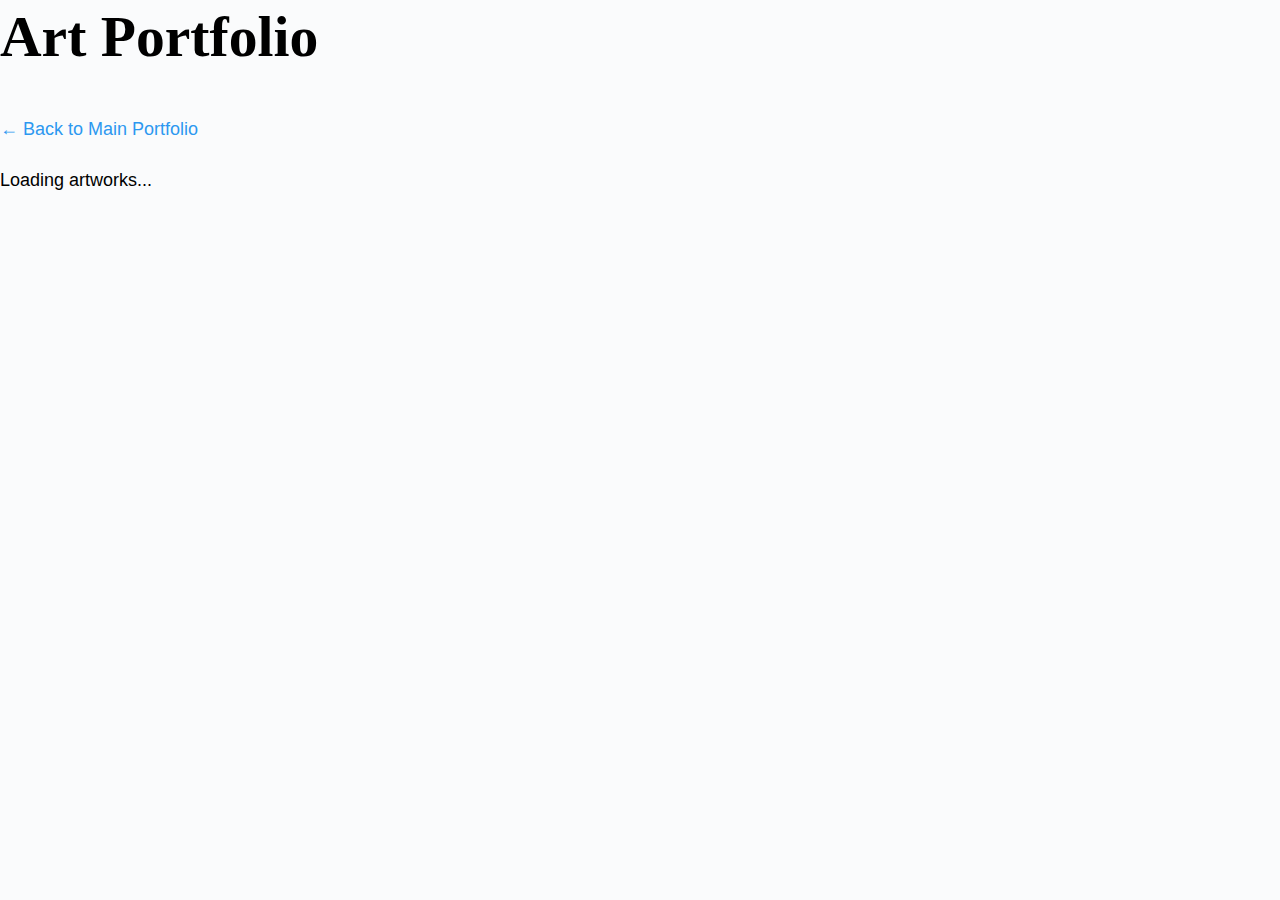
<file: art.html>
<!DOCTYPE html>
<html lang="en">
<head>
    <meta charset="UTF-8">
    <meta name="viewport" content="width=device-width, initial-scale=1.0">
    <title>Kennedy Sovine - Art Portfolio</title>
    <link rel="stylesheet" href="css/style-simplified.css">
</head>
<body>
    <div class="art-portfolio">
        <header>
            <h1>Art Portfolio</h1>
            <nav>
                <a href="index.html">← Back to Main Portfolio</a>
            </nav>
        </header>
        
        <main>
            <div class="art-gallery" id="art-gallery">
                <!-- Artworks will be loaded here by JavaScript -->
                <p>Loading artworks...</p>
            </div>
        </main>
    </div>
    
    <script type="module" src="js/art-portfolio.js"></script>
</body>
</html>
</file>
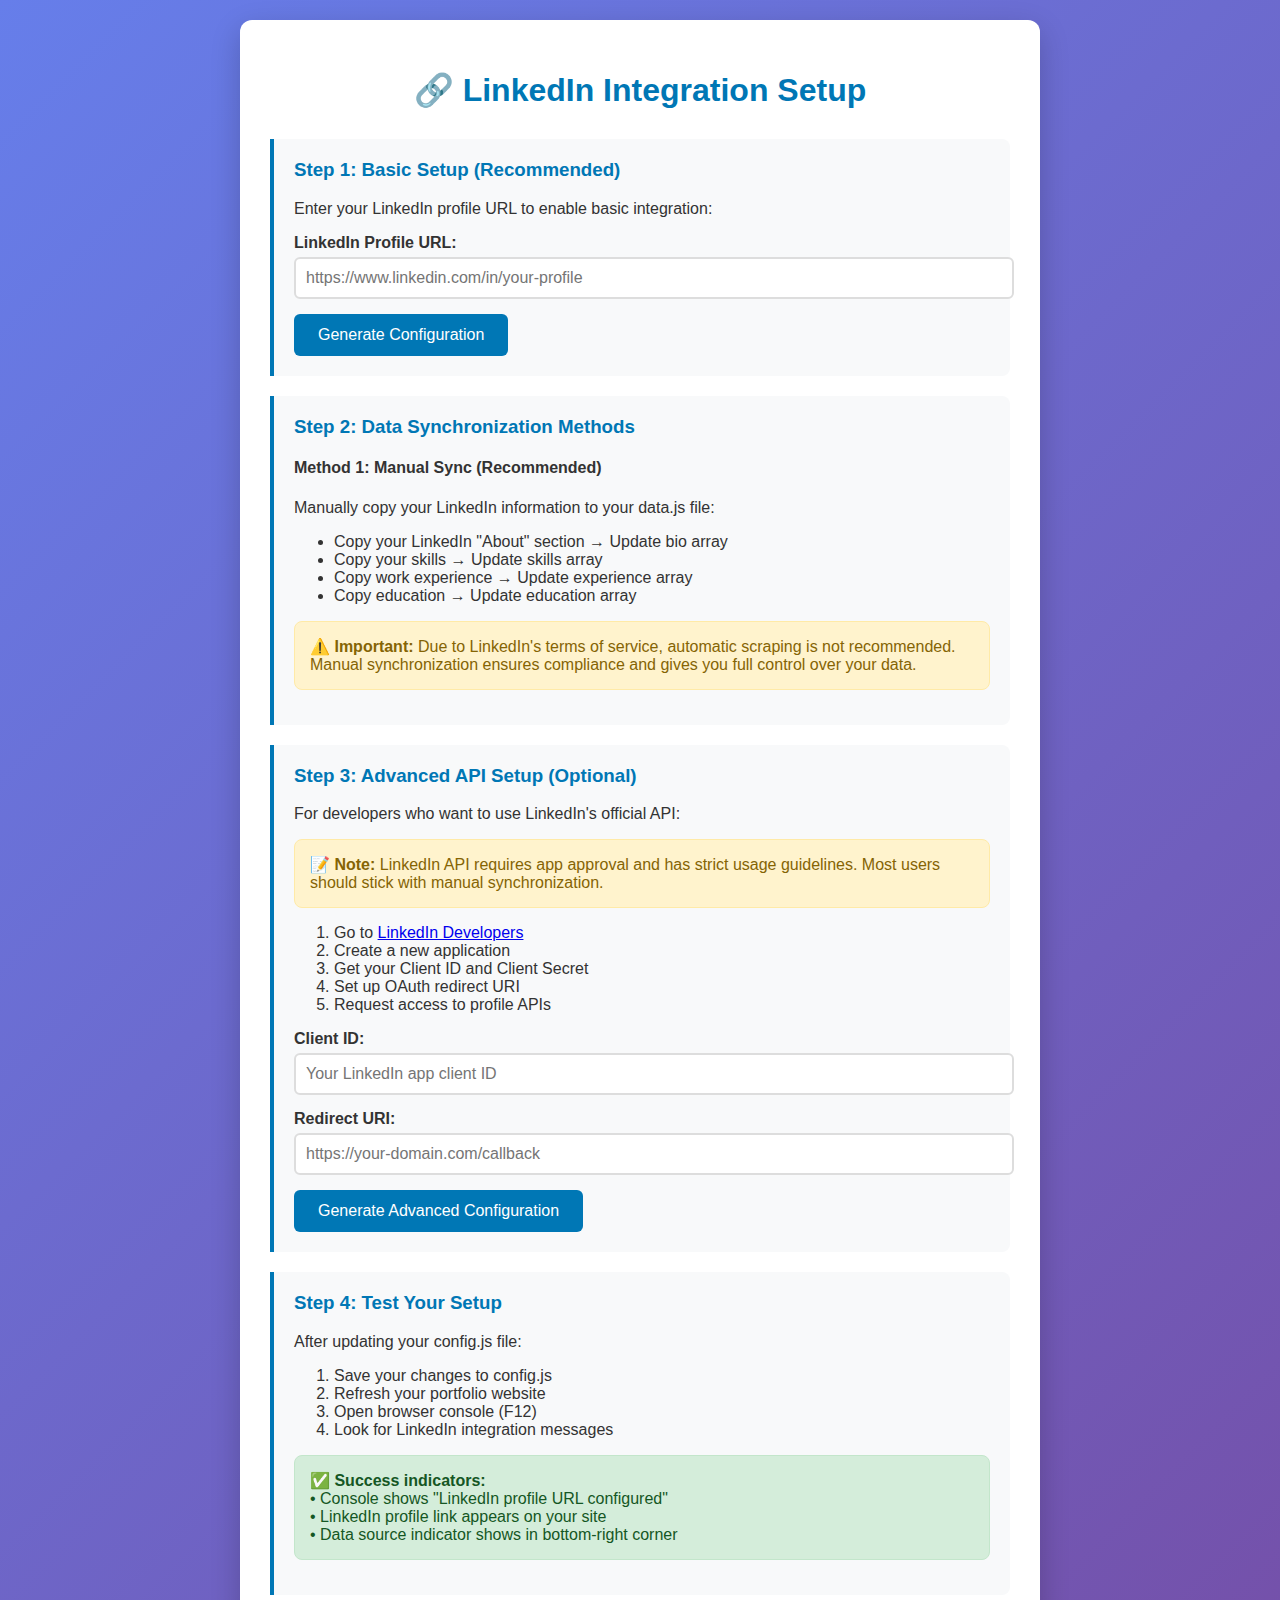
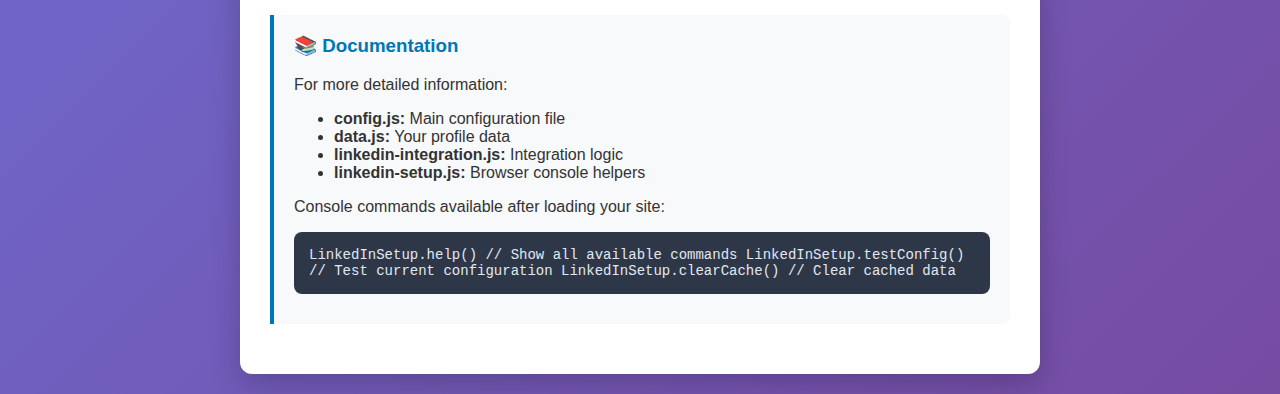
<file: linkedin-setup.html>
<!DOCTYPE html>
<html lang="en">
<head>
    <meta charset="UTF-8">
    <meta name="viewport" content="width=device-width, initial-scale=1.0">
    <title>LinkedIn Integration Setup</title>
    <style>
        body {
            font-family: 'Arial', sans-serif;
            max-width: 800px;
            margin: 0 auto;
            padding: 20px;
            background: linear-gradient(135deg, #667eea 0%, #764ba2 100%);
            min-height: 100vh;
            color: #333;
        }
        
        .container {
            background: white;
            border-radius: 12px;
            padding: 30px;
            box-shadow: 0 10px 30px rgba(0,0,0,0.2);
        }
        
        h1 {
            color: #0077b5;
            text-align: center;
            margin-bottom: 30px;
        }
        
        .setup-step {
            background: #f8f9fa;
            border-left: 4px solid #0077b5;
            padding: 20px;
            margin: 20px 0;
            border-radius: 0 8px 8px 0;
        }
        
        .setup-step h3 {
            margin-top: 0;
            color: #0077b5;
        }
        
        .code-block {
            background: #2d3748;
            color: #e2e8f0;
            padding: 15px;
            border-radius: 8px;
            font-family: 'Courier New', monospace;
            font-size: 14px;
            overflow-x: auto;
            margin: 10px 0;
        }
        
        .input-group {
            margin: 15px 0;
        }
        
        .input-group label {
            display: block;
            margin-bottom: 5px;
            font-weight: bold;
        }
        
        .input-group input {
            width: 100%;
            padding: 10px;
            border: 2px solid #ddd;
            border-radius: 6px;
            font-size: 16px;
        }
        
        .btn {
            background: #0077b5;
            color: white;
            padding: 12px 24px;
            border: none;
            border-radius: 6px;
            cursor: pointer;
            font-size: 16px;
            transition: background 0.3s;
        }
        
        .btn:hover {
            background: #005885;
        }
        
        .output {
            background: #f1f5f9;
            border: 2px solid #0077b5;
            padding: 15px;
            border-radius: 8px;
            margin: 15px 0;
            font-family: 'Courier New', monospace;
            white-space: pre-wrap;
        }
        
        .warning {
            background: #fff3cd;
            border: 1px solid #ffeaa7;
            color: #856404;
            padding: 15px;
            border-radius: 8px;
            margin: 15px 0;
        }
        
        .success {
            background: #d4edda;
            border: 1px solid #c3e6cb;
            color: #155724;
            padding: 15px;
            border-radius: 8px;
            margin: 15px 0;
        }
    </style>
</head>
<body>
    <div class="container">
        <h1>🔗 LinkedIn Integration Setup</h1>
        
        <div class="setup-step">
            <h3>Step 1: Basic Setup (Recommended)</h3>
            <p>Enter your LinkedIn profile URL to enable basic integration:</p>
            
            <div class="input-group">
                <label for="profileUrl">LinkedIn Profile URL:</label>
                <input type="url" id="profileUrl" placeholder="https://www.linkedin.com/in/your-profile">
            </div>
            
            <button class="btn" onclick="generateBasicConfig()">Generate Configuration</button>
            
            <div id="basicOutput" style="display: none;">
                <h4>Add this to your config.js file:</h4>
                <div class="output" id="basicConfigOutput"></div>
            </div>
        </div>
        
        <div class="setup-step">
            <h3>Step 2: Data Synchronization Methods</h3>
            
            <h4>Method 1: Manual Sync (Recommended)</h4>
            <p>Manually copy your LinkedIn information to your data.js file:</p>
            <ul>
                <li>Copy your LinkedIn "About" section → Update bio array</li>
                <li>Copy your skills → Update skills array</li>
                <li>Copy work experience → Update experience array</li>
                <li>Copy education → Update education array</li>
            </ul>
            
            <div class="warning">
                <strong>⚠️ Important:</strong> Due to LinkedIn's terms of service, automatic scraping is not recommended. 
                Manual synchronization ensures compliance and gives you full control over your data.
            </div>
        </div>
        
        <div class="setup-step">
            <h3>Step 3: Advanced API Setup (Optional)</h3>
            <p>For developers who want to use LinkedIn's official API:</p>
            
            <div class="warning">
                <strong>📝 Note:</strong> LinkedIn API requires app approval and has strict usage guidelines.
                Most users should stick with manual synchronization.
            </div>
            
            <ol>
                <li>Go to <a href="https://www.linkedin.com/developers/" target="_blank">LinkedIn Developers</a></li>
                <li>Create a new application</li>
                <li>Get your Client ID and Client Secret</li>
                <li>Set up OAuth redirect URI</li>
                <li>Request access to profile APIs</li>
            </ol>
            
            <div class="input-group">
                <label for="clientId">Client ID:</label>
                <input type="text" id="clientId" placeholder="Your LinkedIn app client ID">
            </div>
            
            <div class="input-group">
                <label for="redirectUri">Redirect URI:</label>
                <input type="url" id="redirectUri" placeholder="https://your-domain.com/callback">
            </div>
            
            <button class="btn" onclick="generateAdvancedConfig()">Generate Advanced Configuration</button>
            
            <div id="advancedOutput" style="display: none;">
                <h4>Advanced configuration for config.js:</h4>
                <div class="output" id="advancedConfigOutput"></div>
            </div>
        </div>
        
        <div class="setup-step">
            <h3>Step 4: Test Your Setup</h3>
            <p>After updating your config.js file:</p>
            <ol>
                <li>Save your changes to config.js</li>
                <li>Refresh your portfolio website</li>
                <li>Open browser console (F12)</li>
                <li>Look for LinkedIn integration messages</li>
            </ol>
            
            <div class="success">
                <strong>✅ Success indicators:</strong><br>
                • Console shows "LinkedIn profile URL configured"<br>
                • LinkedIn profile link appears on your site<br>
                • Data source indicator shows in bottom-right corner
            </div>
        </div>
        
        <div class="setup-step">
            <h3>📚 Documentation</h3>
            <p>For more detailed information:</p>
            <ul>
                <li><strong>config.js:</strong> Main configuration file</li>
                <li><strong>data.js:</strong> Your profile data</li>
                <li><strong>linkedin-integration.js:</strong> Integration logic</li>
                <li><strong>linkedin-setup.js:</strong> Browser console helpers</li>
            </ul>
            
            <p>Console commands available after loading your site:</p>
            <div class="code-block">LinkedInSetup.help() // Show all available commands
LinkedInSetup.testConfig() // Test current configuration
LinkedInSetup.clearCache() // Clear cached data</div>
        </div>
    </div>

    <script>
        function generateBasicConfig() {
            const profileUrl = document.getElementById('profileUrl').value;
            
            if (!profileUrl) {
                alert('Please enter your LinkedIn profile URL');
                return;
            }
            
            const config = `LINKEDIN: {
  PROFILE_URL: '${profileUrl}',
  AUTO_FETCH: false, // Set to true to enable automatic fetching
  CACHE_DURATION: 24 * 60 * 60 * 1000, // 24 hours
}`;
            
            document.getElementById('basicConfigOutput').textContent = config;
            document.getElementById('basicOutput').style.display = 'block';
        }
        
        function generateAdvancedConfig() {
            const profileUrl = document.getElementById('profileUrl').value;
            const clientId = document.getElementById('clientId').value;
            const redirectUri = document.getElementById('redirectUri').value;
            
            if (!profileUrl || !clientId || !redirectUri) {
                alert('Please fill in all fields for advanced configuration');
                return;
            }
            
            const config = `LINKEDIN: {
  PROFILE_URL: '${profileUrl}',
  CLIENT_ID: '${clientId}',
  CLIENT_SECRET: 'your-client-secret', // Add this securely
  REDIRECT_URI: '${redirectUri}',
  AUTO_FETCH: true,
  CACHE_DURATION: 24 * 60 * 60 * 1000, // 24 hours
}`;
            
            document.getElementById('advancedConfigOutput').textContent = config;
            document.getElementById('advancedOutput').style.display = 'block';
        }
    </script>
</body>
</html>
</file>
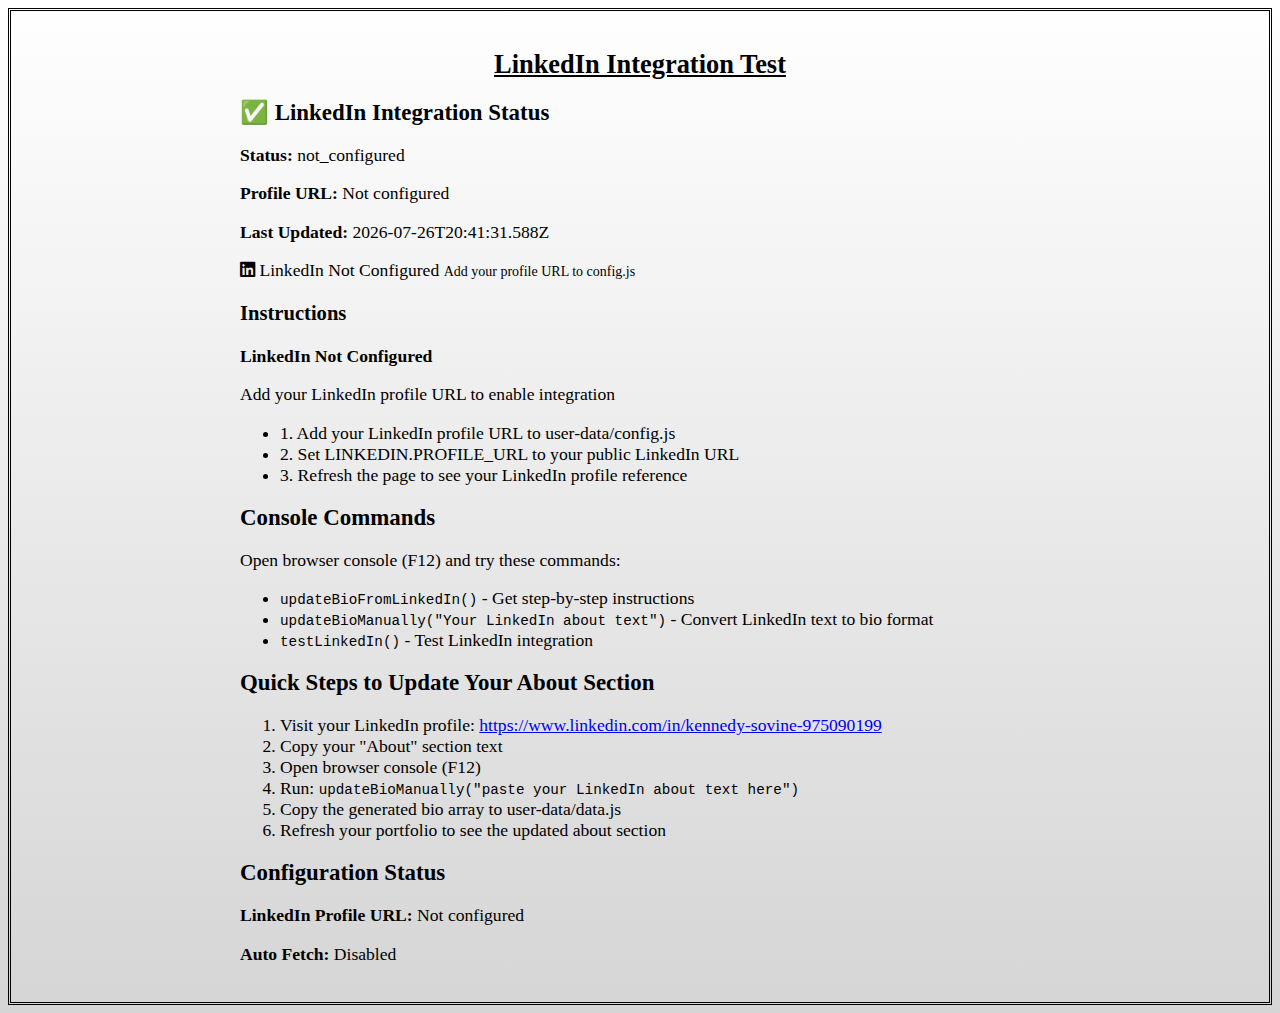
<file: linkedin-test.html>
<!DOCTYPE html>
<html lang="en">
<head>
    <meta charset="UTF-8">
    <meta name="viewport" content="width=device-width, initial-scale=1.0">
    <title>LinkedIn Integration Test</title>
    <link rel="stylesheet" href="css/style.css">
    <link rel="stylesheet" href="https://cdnjs.cloudflare.com/ajax/libs/font-awesome/5.15.4/css/all.min.css">
</head>
<body>
    <div style="padding: 20px; max-width: 800px; margin: 0 auto;">
        <h1>LinkedIn Integration Test</h1>
        
        <div id="linkedin-status"></div>
          <h2>Console Commands</h2>
        <p>Open browser console (F12) and try these commands:</p>
        <ul>
            <li><code>updateBioFromLinkedIn()</code> - Get step-by-step instructions</li>
            <li><code>updateBioManually("Your LinkedIn about text")</code> - Convert LinkedIn text to bio format</li>
            <li><code>testLinkedIn()</code> - Test LinkedIn integration</li>
        </ul>
        
        <h2>Quick Steps to Update Your About Section</h2>
        <ol>
            <li>Visit your LinkedIn profile: <a href="https://www.linkedin.com/in/kennedy-sovine-975090199" target="_blank">https://www.linkedin.com/in/kennedy-sovine-975090199</a></li>
            <li>Copy your "About" section text</li>
            <li>Open browser console (F12)</li>
            <li>Run: <code>updateBioManually("paste your LinkedIn about text here")</code></li>
            <li>Copy the generated bio array to user-data/data.js</li>
            <li>Refresh your portfolio to see the updated about section</li>
        </ol>
        
        <h2>Configuration Status</h2>
        <div id="config-status">Loading...</div>
    </div>

    <script type="module">
        import { config } from './user-data/config.js';
        import LinkedInIntegration, { initializeLinkedInIntegration } from './js/linkedin-integration.js';

        // Display configuration status
        const configStatus = document.getElementById('config-status');
        configStatus.innerHTML = `
            <p><strong>LinkedIn Profile URL:</strong> ${config.LINKEDIN?.PROFILE_URL || 'Not configured'}</p>
            <p><strong>Auto Fetch:</strong> ${config.LINKEDIN?.AUTO_FETCH ? 'Enabled' : 'Disabled'}</p>
        `;

        // Initialize LinkedIn integration
        initializeLinkedInIntegration().then((result) => {
            const statusDiv = document.getElementById('linkedin-status');
            if (result) {
                statusDiv.innerHTML = `
                    <h2>✅ LinkedIn Integration Status</h2>
                    <p><strong>Status:</strong> ${result.status}</p>
                    <p><strong>Profile URL:</strong> ${result.profileUrl || 'Not configured'}</p>
                    <p><strong>Last Updated:</strong> ${result.lastUpdated}</p>
                    
                    ${result.profileUrl ? `
                        <a href="${result.profileUrl}" target="_blank" class="linkedin-profile-link">
                            <i class="fab fa-linkedin"></i>
                            <span>View LinkedIn Profile</span>
                        </a>
                    ` : `
                        <div class="linkedin-status not-configured">
                            <i class="fab fa-linkedin"></i>
                            <span>LinkedIn Not Configured</span>
                            <small>Add your profile URL to config.js</small>
                        </div>
                    `}
                    
                    <h3>Instructions</h3>
                    <p><strong>${result.instructions.title}</strong></p>
                    <p>${result.instructions.message}</p>
                    <ul>
                        ${result.instructions.steps?.map(step => `<li>${step}</li>`).join('') || ''}
                    </ul>
                `;
            } else {
                statusDiv.innerHTML = `
                    <h2>❌ LinkedIn Integration Failed</h2>
                    <p>Could not initialize LinkedIn integration</p>
                `;
            }
        }).catch((error) => {
            console.error('LinkedIn integration error:', error);
            document.getElementById('linkedin-status').innerHTML = `
                <h2>❌ LinkedIn Integration Error</h2>
                <p>Error: ${error.message}</p>
            `;
        });
    </script>
</body>
</html>
</file>
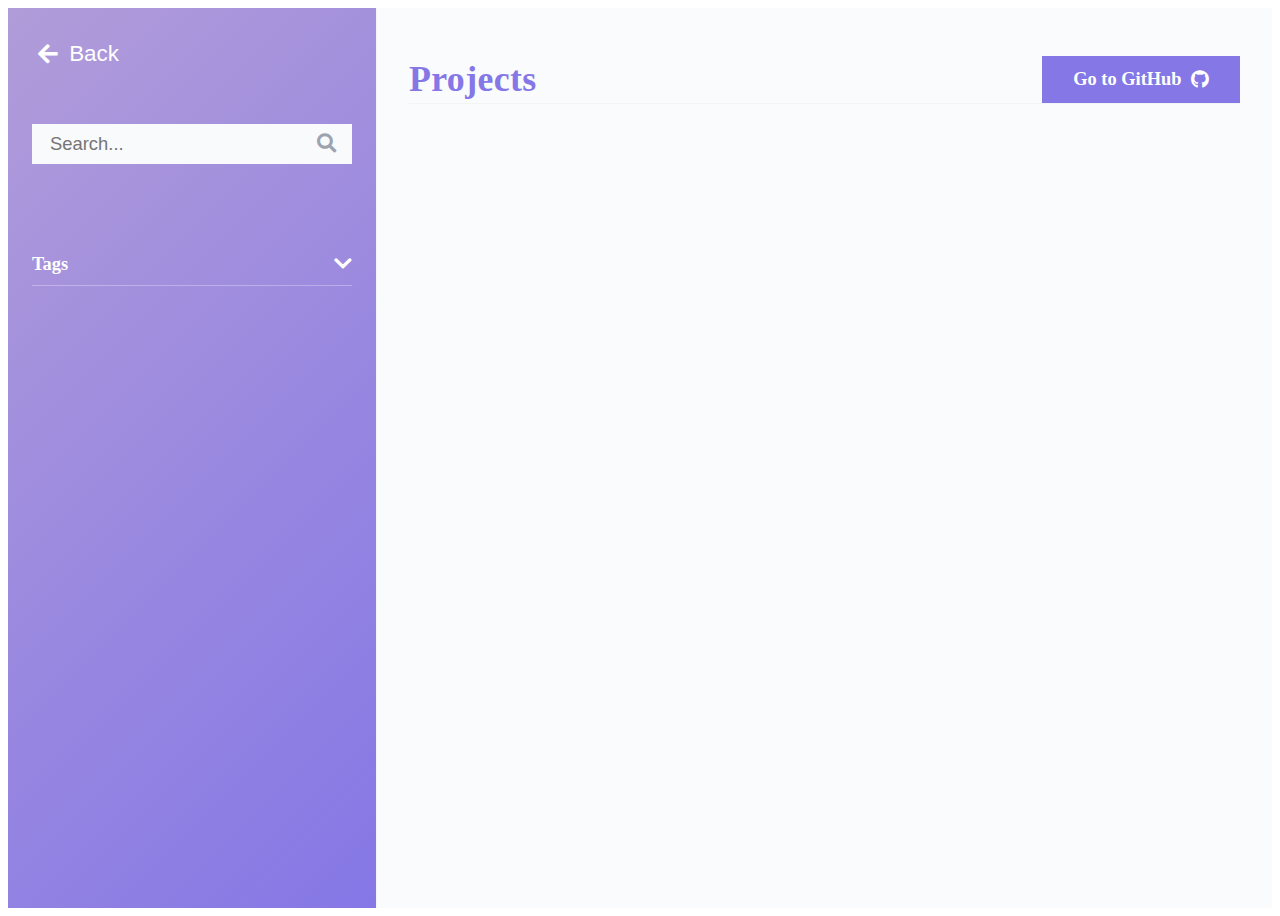
<file: projects.html>
<!DOCTYPE html>
<html lang="en">

<head>
    <meta charset="UTF-8">
    <meta name="viewport" content="width=device-width, initial-scale=1.0">
    <title>Projects</title>
    <link rel="stylesheet" href="css/projects.css">
    <link rel="stylesheet" href="https://cdnjs.cloudflare.com/ajax/libs/font-awesome/5.15.4/css/all.min.css" />
    <!-- Import Google Fonts for consistency -->
    <link href="https://fonts.googleapis.com/css?family=Montserrat|Open+Sans|Raleway&display=swap" rel="stylesheet" />
    <!-- Load project data as a global variable BEFORE the main JS -->
    <script src="user-data/projects.js"></script>
    <script src="js/projects.js" defer></script>
</head>

<body>
    <div class="projects-page-container">
        <!-- Sidebar -->
        <aside class="projects-sidebar">
            <div class="sidebar-header">
                <button class="back-btn" id="backBtn"><i class="fas fa-arrow-left"></i> Back</button>
            </div>
            <div class="search-section">
                <div class="search-box">
                    <input type="text" id="projectSearch" placeholder="Search..." autocomplete="off" />
                    <span class="search-icon"><i class="fas fa-search"></i></span>
                </div>
            </div>
            <div class="filter-group collapsible">
                <div class="filter-header" id="tagsCollapseHeader">
                    Tags
                    <span class="collapse-icon" id="tagsCollapseIcon"><i class="fas fa-chevron-down"></i></span>
                </div>
                <div class="filter-content" id="tagsFilterContent">
                    <!-- Tag bubbles will be injected here -->
                </div>
            </div>
        </aside>
        <!-- Main Content -->
        <main class="projects-main">
            <div class="projects-header">
                <h1>Projects</h1>
                <a href="https://github.com/kennedysovine" target="_blank" class="github-btn">
                    <span>Go to GitHub</span> <i class="fab fa-github"></i>
                </a>
            </div>
            <div class="projects-grid" id="projectsGrid">
                <!-- Project cards will be injected here -->
            </div>
        </main>
    </div>
</body>

</html>
</file>
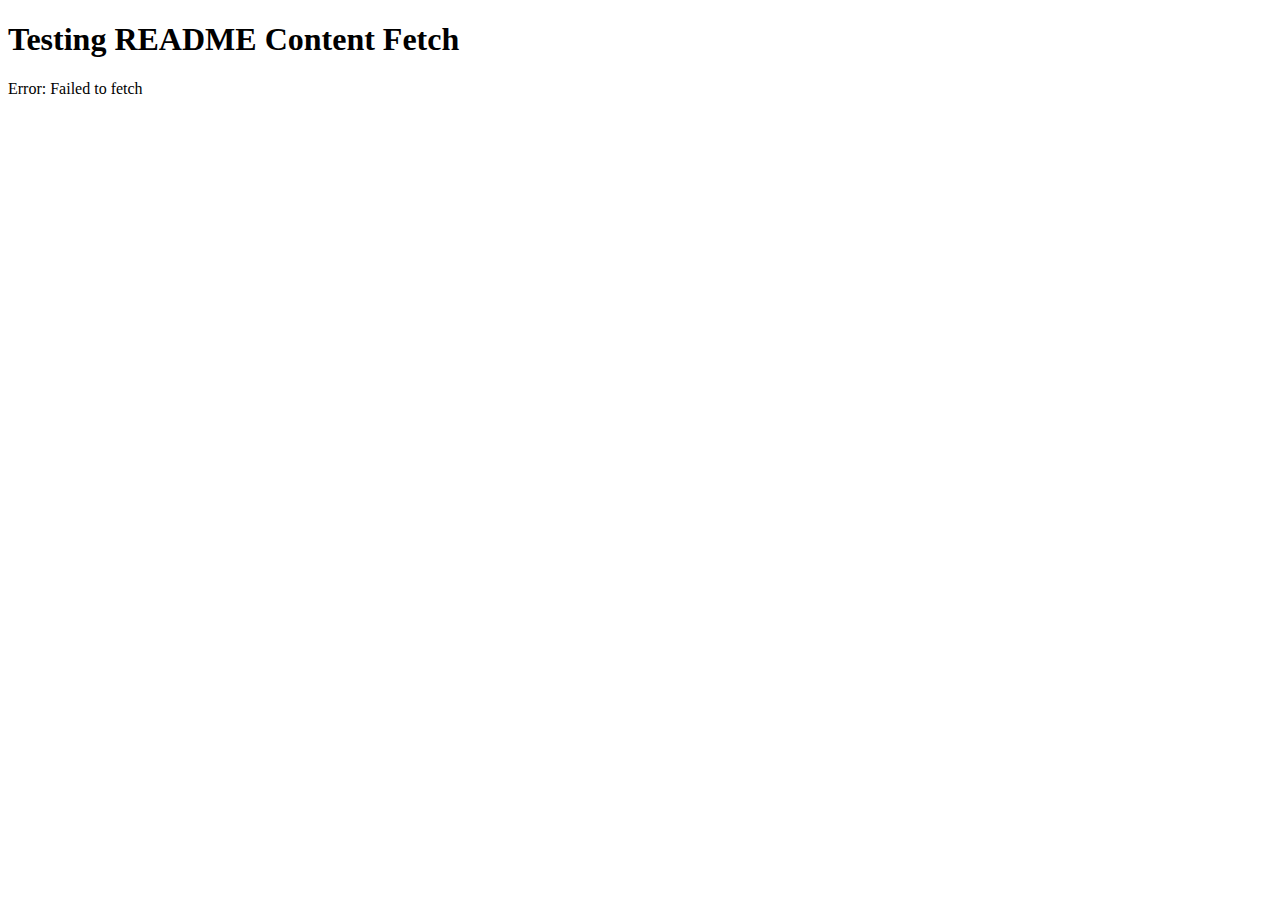
<file: test-readme.html>
<!DOCTYPE html>
<html>
<head>
    <title>README Fetch Test</title>
</head>
<body>
    <h1>Testing README Content Fetch</h1>
    <div id="output"></div>
    
    <script>
        async function testReadmeFetch() {
            const owner = "KennedySovine";
            const repo = "CI474_Introduction_3D_Modeling_and_Animation";
            const branch = "main";
            
            const rawReadmeUrl = `https://raw.githubusercontent.com/${owner}/${repo}/${branch}/README.md`;
            
            try {
                const response = await fetch(rawReadmeUrl);
                if (response.ok) {
                    const content = await response.text();
                    document.getElementById('output').innerHTML = `
                        <h3>README Content:</h3>
                        <pre>${content}</pre>
                    `;
                } else {
                    document.getElementById('output').innerHTML = `<p>Failed to fetch README: ${response.status}</p>`;
                }
            } catch (error) {
                document.getElementById('output').innerHTML = `<p>Error: ${error.message}</p>`;
            }
        }
        
        testReadmeFetch();
    </script>
</body>
</html>
</file>
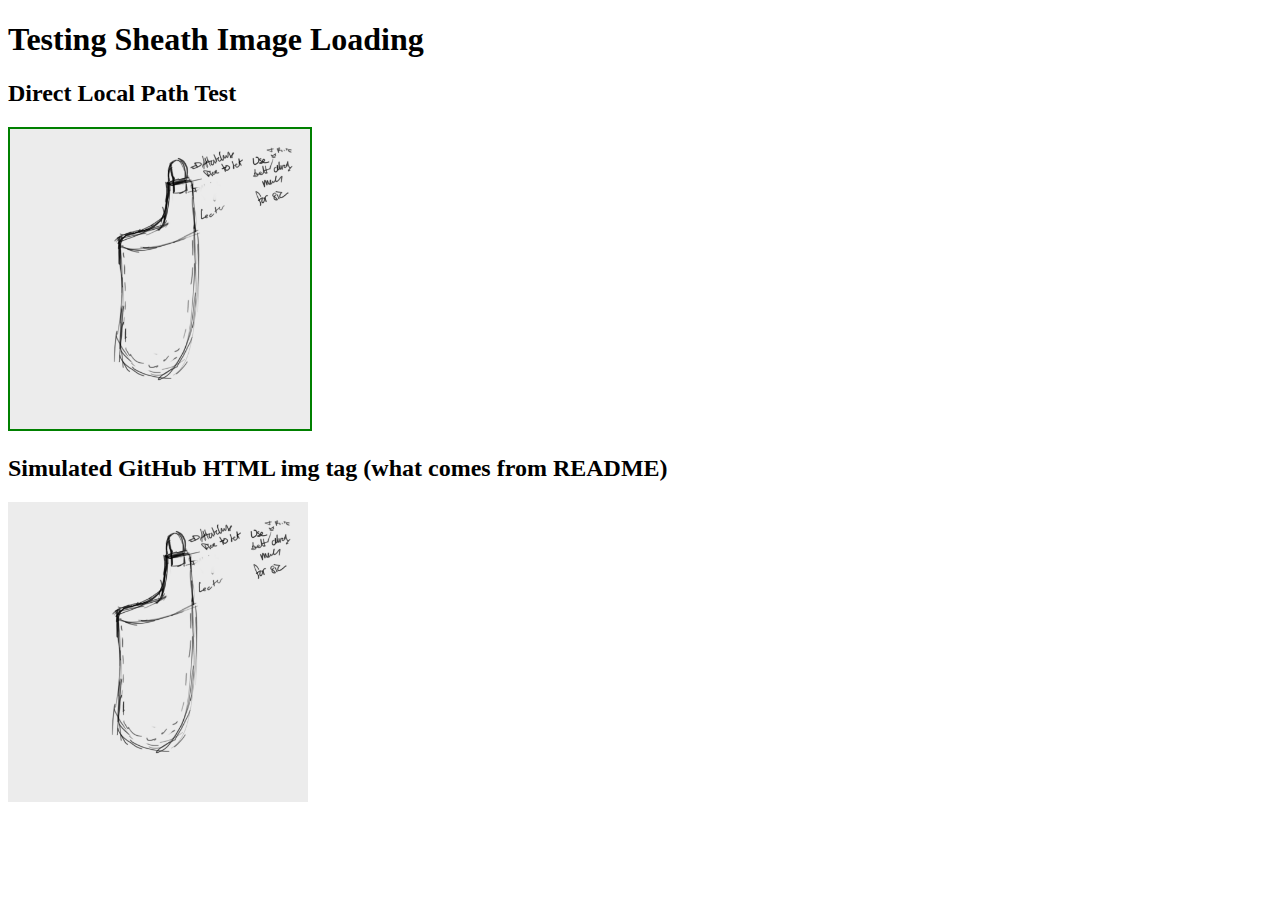
<file: test-sheath-image.html>
<!DOCTYPE html>
<html lang="en">
<head>
    <meta charset="UTF-8">
    <meta name="viewport" content="width=device-width, initial-scale=1.0">
    <title>Test Sheath Image Loading</title>
</head>
<body>
    <h1>Testing Sheath Image Loading</h1>
    
    <h2>Direct Local Path Test</h2>
    <img src="./IMAGES/KARMA_SHEATH_CA_1.png" alt="Sheath - Direct Local" style="max-width: 300px; border: 2px solid green;">
    
    <h2>Simulated GitHub HTML img tag (what comes from README)</h2>
    <div id="test-content"></div>
    
    <script type="module">
        // Import the renderMarkdown function (simulated)
        // Since we can't import directly, we'll recreate the key logic
        
        function testRenderMarkdown(htmlContent) {
            let html = htmlContent;
              // Handle HTML img tags with GitHub URLs (same logic as in uob.js)
            html = html.replace(/<img\s+[^>]*src\s*=\s*["']([^"']+)["'][^>]*>/gi, (match, src) => {
                let resolvedUrl = src.trim();
                
                // Handle malformed src attributes that contain markdown link syntax
                // Example: src="[/path/file.png](https://github.com/user/repo/blob/main/path/file.png)"
                const markdownLinkMatch = resolvedUrl.match(/\[([^\]]+)\]\(([^)]+)\)/);
                if (markdownLinkMatch) {
                    resolvedUrl = markdownLinkMatch[2]; // Use the URL part of the markdown link
                }
                
                // Extract filename from the src URL
                const filename = resolvedUrl.split('/').pop();
                
                // List of local images available in IMAGES folder
                const localImages = ['KARMA_KNIFE_CA_1.png', 'KARMA_PT_CA_1.png', 'KARMA_SHEATH_CA_1.png'];
                
                // Check if this image exists locally
                if (localImages.includes(filename)) {
                    resolvedUrl = `./IMAGES/${filename}`;
                    // Replace the src attribute with the local path
                    return match.replace(/src\s*=\s*["'][^"']+["']/i, `src="${resolvedUrl}"`);
                }
                
                // Return the original img tag if not found locally (but with cleaned URL if it was malformed)
                if (markdownLinkMatch) {
                    return match.replace(/src\s*=\s*["'][^"']+["']/i, `src="${resolvedUrl}"`);
                }
                return match;
            });
            
            return html;
        }
          // Test with the actual malformed GitHub URL from the README
        const malformedImgTag = '<img src="[/Concept_Art_Assessment1/KARMA_SHEATH_CA_1.png](https://github.com/KennedySovine/CI474_Introduction_3D_Modeling_and_Animation/blob/main/Concept_Art_Assessment1/KARMA_SHEATH_CA_1.png)" width="300em" height="300em">';
        
        const processedHtml = testRenderMarkdown(malformedImgTag);
        
        document.getElementById('test-content').innerHTML = processedHtml;
        
        console.log('Original HTML:', malformedImgTag);
        console.log('Processed HTML:', processedHtml);
        
        // Test image loading events
        setTimeout(() => {
            const images = document.querySelectorAll('img');
            images.forEach((img, index) => {
                img.onload = () => console.log(`Image ${index + 1} loaded successfully: ${img.src}`);
                img.onerror = () => console.log(`Image ${index + 1} failed to load: ${img.src}`);
            });
        }, 100);
    </script>
</body>
</html>
</file>
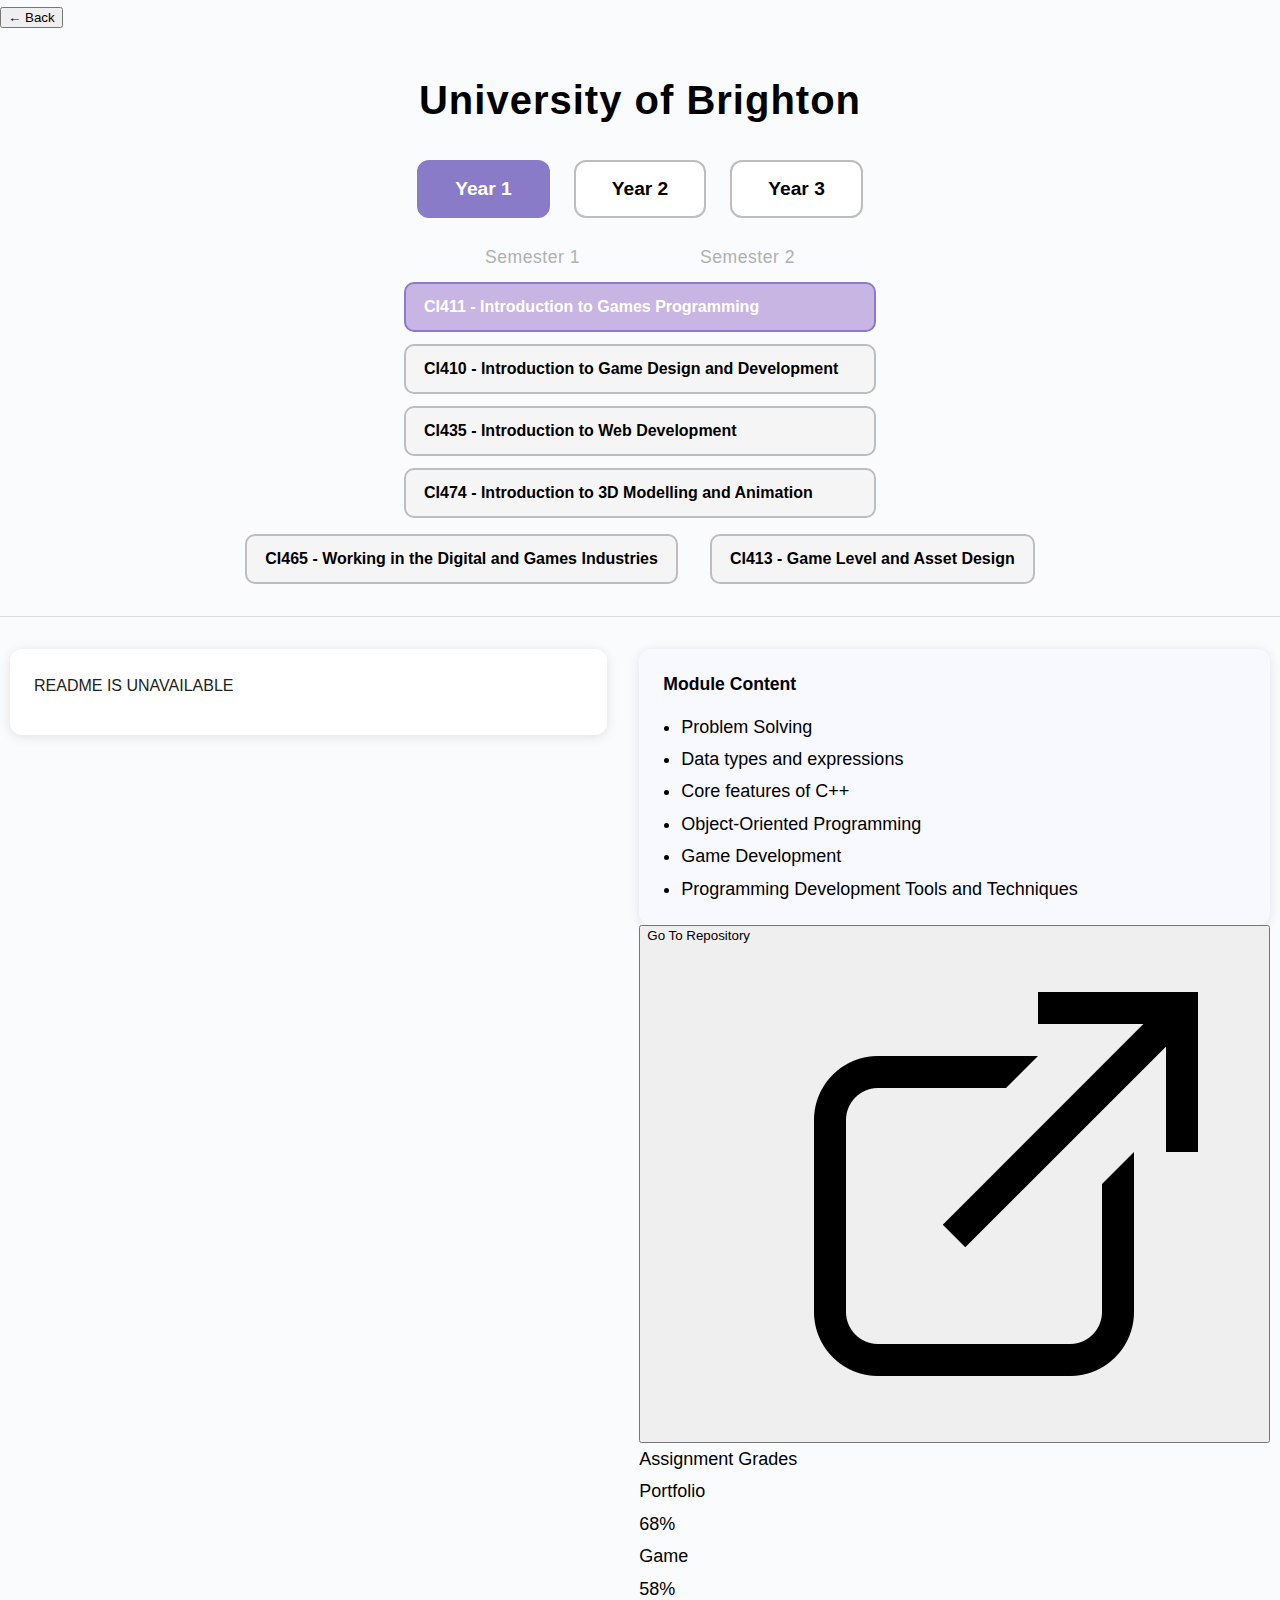
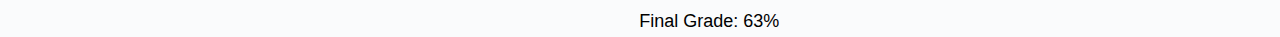
<file: UOB.html>
<!DOCTYPE html>
<html lang="en">
<head>
    <meta charset="UTF-8">
    <meta name="viewport" content="width=device-width, initial-scale=1.0">
    <title>University of Brighton Modules</title>    
    <link rel="stylesheet" href="css/style-simplified.css" />
    <link rel="stylesheet" href="css/uob.css">
</head>
<body>
    <button class="uob-back-btn" onclick="window.location.href='index.html'" title="Back to Main Page">
        ← Back
    </button>
    <div class="uob-header">University of Brighton</div>
    <div class="uob-year-buttons">
        <button class="uob-year-btn active" id="year1-btn">Year 1</button>
        <button class="uob-year-btn" id="year2-btn">Year 2</button>
        <button class="uob-year-btn" id="year3-btn">Year 3</button>
    </div>    <div class="uob-semester-labels">
        <div class="uob-sem-label">Semester 1</div>
        <div class="uob-sem-label">Semester 2</div>
    </div>
    <div class="uob-semester3-row">
        <div class="uob-semester3-container" id="semester3-modules"></div>
    </div>
    <div class="uob-modules-row">
        <div class="uob-modules-col" id="semester1-modules"></div>
        <div class="uob-modules-col" id="semester2-modules"></div>
    </div>    <div class="uob-info-section">
        <div class="uob-info-main">
            <div class="uob-info-readme" id="module-readme">Readme from Repo</div>
        </div>
        <div class="uob-module-sidebar">
            <div class="uob-info-bullets">
                <div class="uob-info-bullets-title">Module Content</div>
                <ul id="module-bullets"></ul>
            </div>
            <button id="repo-link-btn" class="uob-repo-btn">
                Go To Repository
                <img src="EXTERNALLINK.png" alt="External Link" class="uob-repo-icon" />
            </button>
            <div class="uob-assignments">
                <div class="uob-assignments-title">Assignment Grades</div>
                <div id="assignment-grades"></div>
            </div>
        </div>
    </div>
    <script type="module" src="js/uob.js"></script>
</body>
</html>
</file>
<file: css/style-simplified.css>
/* =======================================================
 * PORTFOLIO CSS - MAIN SITE
 * Imports master design system for fonts and colors
 * ======================================================= */

/* Import master design system for consistent fonts and colors */
@import 'master-design.css';

/* Portfolio-specific extensions */
:root {
  /* Portfolio-specific fonts */
  --font-primary: "Montserrat", sans-serif;
  --font-secondary: "Playfair Display", Georgia, serif;
  --font-tertiary: "Quicksand", Arial, sans-serif;
  
  /* Font weights (portfolio specific) */
  --font-weight-light: 300;
  --font-weight-normal: 400;
  --font-weight-medium: 500;
  --font-weight-semibold: 600;
  --font-weight-bold: 700;
  
  /* Line heights */
  --line-height-tight: 1.3;
  --line-height-normal: 1.5;
  --line-height-relaxed: 1.8;
  
  /* Portfolio layout */
  --sidebar-width: 300px;
  --main-margin: 360px;
  --border-radius: 8px;
  --border-radius-sm: 4px;
  --border-radius-lg: 12px;
  --shadow: 0 2px 12px rgba(0, 0, 0, 0.1);
  --shadow-lg: 0 4px 12px rgba(0, 0, 0, 0.15);
}

/* =======================================================
 * BASE STYLES
 * ======================================================= */

* {
  box-sizing: border-box;
}

body {
  font-family: var(--font-primary);
  font-weight: var(--font-weight-normal);
  font-size: var(--font-size-legacy-base); /* Uses responsive design system size */
  line-height: var(--line-height-relaxed);
  color: var(--text-color);
  margin: 0;
  background: var(--background);
}

/* Typography - Updated to use responsive design system fonts */
h1, h2, h3, h4, h5, h6 {
  font-family: var(--font-secondary);
  font-weight: var(--font-weight-medium);
  margin: 0 0 var(--space-6) 0;
  line-height: var(--line-height-tight);
}

h1 { font-size: var(--font-size-5xl); font-weight: var(--font-weight-semibold); }
h2 { font-size: var(--font-size-4xl); font-weight: var(--font-weight-light); margin: 0; }
h3 { font-size: var(--font-size-2xl); font-weight: var(--font-weight-medium); }
h4 { font-family: var(--font-primary); font-weight: var(--font-weight-light); font-size: var(--font-size-lg); }
h5 { font-size: var(--font-size-base); font-weight: var(--font-weight-medium); }
h6 { font-size: var(--font-size-sm); font-weight: var(--font-weight-medium); }

p {
  margin-bottom: var(--spacing-md);
  font-family: var(--font-primary);
}

a {
  color: var(--primary-color);
  transition: var(--transition);
  text-decoration: none;
}

a:hover, a:active, a:focus {
  color: var(--primary-color);
  outline: none;
  text-decoration: none;
}

/* =======================================================
 * LAYOUT STRUCTURE
 * ======================================================= */

#colorlib-page {
  width: 100%;
  overflow: hidden;
  position: relative;
}

.container-wrap {
  max-width: auto;
  margin: 0 auto;
}

/* Sidebar */
#colorlib-aside {
  padding-top: var(--spacing-xl);
  padding-bottom: 1px;
  float: left;
  width: var(--sidebar-width);
  position: fixed;
  z-index: 1001;
  background: var(--gradient-primary);
  transition: var(--transition-slow);
  left: 60px;
}

#colorlib-aside .author-img {
  width: 150px;
  height: 150px;
  margin: 0 auto var(--spacing-md) auto;
  border-radius: 50%;
}

#colorlib-aside .author-img img {
  height: 100%;
  object-fit: contain;
  border: 1px solid var(--text-color);
  border-radius: 75px;
}

#colorlib-aside h1 {
  font-family: "Raleway", sans-serif;
}

#colorlib-aside #colorlib-logo {
  text-align: center;
  font-weight: var(--font-weight-bold);
  font-size: var(--font-size-3xl); /* Responsive instead of fixed 30px */
  margin-bottom: var(--space-2);
  display: block;
  width: 100%;
}

#colorlib-aside #colorlib-logo a {
  color: var(--text-color);
  padding-right: 0.3em;
}

/* Main Content */
#colorlib-main {
  margin-left: var(--main-margin);
  transition: var(--transition-slow);
}

.colorlib-narrow-content {
  padding: 0 var(--spacing-xxl);
}

/* =======================================================
 * NAVIGATION
 * ======================================================= */

#colorlib-main-menu {
  display: block;
  width: 100%;
}

#colorlib-main-menu .collapse {
  display: block !important;
}

#colorlib-main-menu ul {
  text-align: center;
  margin: 0;
  padding: 0;
}

#colorlib-main-menu ul li {
  margin: 0 0 10px 0;
  padding: 0;
  list-style: none;
  font-size: var(--font-size-sm);
  font-weight: 500;
  text-transform: uppercase;
  letter-spacing: 0.5px;
}

#colorlib-main-menu ul li a {
  color: rgba(0, 0, 0, 0.7);
  text-decoration: none;
  position: relative;
  padding: 10px 0;
  font-family: var(--font-primary);
  transition: var(--transition);
}

#colorlib-main-menu ul li a:after {
  content: "";
  position: absolute;
  height: 1px;
  bottom: 7px;
  left: 0;
  right: 0;
  background-color: var(--primary-color);
  visibility: hidden;
  transform: scaleX(0);
  transition: all 0.3s cubic-bezier(0.175, 0.885, 0.32, 1.275);
}

#colorlib-main-menu ul li a:hover {
  color: var(--text-color);
}

#colorlib-main-menu ul li a:hover:after,
#colorlib-main-menu ul li.active a:after {
  visibility: visible;
  transform: scaleX(1);
}

#colorlib-main-menu ul li.active a {
  font-size: var(--font-size-base);
  font-weight: 600;
}

/* Mobile Navigation Toggle */
.colorlib-nav-toggle {
  position: fixed;
  left: -5px;
  top: 0px;
  z-index: 9999;
  cursor: pointer;
  opacity: 1;
  visibility: hidden;
  padding: 20px;
  transition: var(--transition-slow);
}

.colorlib-nav-toggle i {
  position: relative;
  display: inline-block;
  width: 30px;
  height: 2px;
  background-color: var(--text-color);
  font: bold 14px/0.4 Helvetica;
  text-transform: uppercase;
  text-indent: -55px;
  transition: all 0.2s ease-out;
}

.colorlib-nav-toggle i::before,
.colorlib-nav-toggle i::after {
  content: "";
  width: 30px;
  height: 2px;
  background-color: var(--text-color);
  position: absolute;
  left: 0;
  transition: var(--transition-fast);
}

.colorlib-nav-toggle i::before { top: -7px; }
.colorlib-nav-toggle i::after { bottom: -7px; }

.colorlib-nav-toggle:hover i::before { top: -10px; }
.colorlib-nav-toggle:hover i::after { bottom: -10px; }

.colorlib-nav-toggle.active i { background: transparent; }
.colorlib-nav-toggle.active i::before {
  top: 0;
  transform: rotateZ(45deg);
}
.colorlib-nav-toggle.active i::after {
  bottom: 0;
  transform: rotateZ(-45deg);
}

/* =======================================================
 * SECTIONS
 * ======================================================= */

.colorlib-experience,
.colorlib-skills,
.colorlib-profile,
.colorlib-projects,
.colorlib-education,
.colorlib-work,
.colorlib-about,
.colorlib-installation,
.colorlib-services,
.colorlib-footer,
.colorlib-contact,
.colorlib-certifications {
  padding-top: var(--spacing-xl);
  padding-bottom: 0;
  clear: both;
  width: 100%;
  display: block;
}

/* About Section */
.about-desc h1 {
  margin-bottom: var(--space-5);
  font-size: var(--font-size-4xl); /* Responsive instead of legacy var */
  font-weight: var(--font-weight-semibold);
  font-family: var(--font-primary);
}

/* =======================================================
 * TIMELINE STYLES
 * ======================================================= */

.timeline-centered {
  position: relative;
  margin-bottom: var(--spacing-md);
}

.timeline-centered:before,
.timeline-centered:after {
  content: " ";
  display: table;
}

.timeline-centered:after {
  clear: both;
}

.timeline-centered:before {
  content: "";
  position: absolute;
  display: block;
  width: 4px;
  background: var(--secondary-color);
  top: 20px;
  bottom: 20px;
  margin-left: 29px;
}

.timeline-entry {
  position: relative;
  margin-top: 5px;
  margin-left: 30px;
  margin-bottom: 10px;
  clear: both;
}

.timeline-entry-inner {
  position: relative;
  margin-left: -20px;
}

.timeline-icon {
  display: block;
  width: 40px;
  height: 40px;
  background: var(--primary-color);
  border-radius: 50%;
  text-align: center;
  box-shadow: 0 0 0 5px var(--background-alt);
  line-height: 40px;
  float: left;
  color: var(--white);
}

.timeline-icon.color-2 { background: var(--color-2); }
.timeline-icon.color-3 { background: var(--color-3); }
.timeline-icon.color-4 { background: var(--color-4); }
.timeline-icon.color-5 { background: var(--color-5); }

.timeline-label {
  position: relative;
  background: var(--gradient-primary);
  color: var(--text-color);
  padding: var(--spacing-md);
  margin-left: 60px;
  border-radius: 10px;
  transition: none !important;
  transform: none !important;
}

.timeline-label:hover {
  transform: none !important;
  box-shadow: none !important;
}

.timeline-entry:hover {
  transform: none !important;
}

.timeline-entry:hover .timeline-label {
  transform: none !important;
  box-shadow: none !important;
}

.timeline-label:after {
  content: "";
  display: block;
  position: absolute;
  width: 0;
  height: 0;
  border-style: solid;
  border-width: 9px 9px 9px 0;
  border-color: transparent var(--background-alt) transparent transparent;
  left: 0;
  top: 10px;
  margin-left: -9px;
}

.timeline-label h2 {
  margin-bottom: 10px;
  font-size: var(--font-size-xl);
  font-weight: 700;
  color: var(--white);
  text-shadow: 0 2px 4px rgba(0, 0, 0, 0.3);
  letter-spacing: 0.5px;
}

.timeline-label h2 span {
  opacity: 0.7;
  font-size: 16px;
  color: #ffffff;
  font-weight: 500;
  margin-left: 15px;
  text-shadow: 0 1px 2px rgba(0, 0, 0, 0.3);
}

.timeline-sublabel {
  font-weight: 700;
  margin: 0 0 5px;
  color: #f8f9fa;
  font-size: 16px;
  text-shadow: 0 1px 2px rgba(0, 0, 0, 0.2);
}

.timeline-text {
  margin-bottom: 0;
  font-size: 13px;
  color: #f8f9fa;
  text-shadow: 0 1px 2px rgba(0, 0, 0, 0.1);
}

/* =======================================================
 * BUTTON STYLES
 * ======================================================= */

.btn {
  margin-right: 6px;
  margin-bottom: 8px;
  font-family: var(--font-tertiary);
  font-size: var(--font-size-sm);
  font-weight: 500;
  text-transform: uppercase;
  letter-spacing: 0.5px;
  border-radius: var(--border-radius-lg);
  transition: var(--transition);
  padding: 10px 16px;
  border: none;
  cursor: pointer;
  display: inline-block;
  box-shadow: 0 2px 8px rgba(0, 0, 0, 0.1);
}

.btn:hover,
.btn:active,
.btn:focus {
  box-shadow: 0 4px 12px rgba(0, 0, 0, 0.15);
  outline: none;
  transform: translateY(-1px);
}

.btn-primary {
  background: linear-gradient(135deg, var(--primary-color), #1e7db8);
  color: var(--white);
  border: none;
}

.btn-primary:hover,
.btn-primary:focus,
.btn-primary:active {
  background: linear-gradient(135deg, #44a4f2, var(--primary-color));
  transform: translateY(-2px);
  box-shadow: 0 6px 16px rgba(44, 152, 240, 0.3);
}

.btn-warning {
  background: linear-gradient(135deg, var(--secondary-color), var(--accent-color));
  color: var(--white);
  border: none;
}

.btn-warning:hover,
.btn-warning:focus,
.btn-warning:active {
  background: linear-gradient(135deg, var(--accent-color), #5a4bb8);
  transform: translateY(-2px);
  box-shadow: 0 6px 16px rgba(133, 119, 230, 0.3);
}

/* =======================================================
 * SERVICES/SKILLS STYLES
 * ======================================================= */

.services {
  margin-bottom: 30px;
  padding: var(--spacing-md);
  box-shadow: var(--shadow);
  border-bottom: 2px solid var(--primary-color);
  border-radius: var(--border-radius);
  background: var(--white);
}

.services .icon2 {
  display: block;
  margin-bottom: 20px;
}

.services .icon2 i {
  font-size: var(--font-size-3xl); /* Responsive instead of 30px */
  color: var(--primary-color);
}

.services h3 {
  font-family: var(--font-tertiary);
  font-size: var(--font-size-lg); /* Responsive instead of 16px */
  font-weight: 500;
}

/* Color variants */
.services.color-2 { border-bottom-color: var(--color-2); }
.services.color-2 .icon2 i { color: var(--color-2); }

.services.color-3 { border-bottom-color: var(--color-3); }
.services.color-3 .icon2 i { color: var(--color-3); }

.services.color-4 { border-bottom-color: var(--color-4); }
.services.color-4 .icon2 i { color: var(--color-4); }

.services.color-5 { border-bottom-color: var(--color-5); }
.services.color-5 .icon2 i { color: var(--color-5); }

.services.color-6 { border-bottom-color: var(--color-6); }
.services.color-6 .icon2 i { color: var(--color-6); }

/* Progress/Skills */
.progress-wrap h3 {
  font-size: 16px;
  font-family: var(--font-tertiary);
  margin-bottom: 10px;
  padding-bottom: 2px;
}

/* =======================================================
 * LAYOUT COMPONENTS
 * ======================================================= */

/* Side-by-side layouts */
.edu-exp-row,
.skills-github-row,
.repos-projects-row {
  display: flex;
  flex-direction: row;
  align-items: flex-start;
  width: 100%;
  margin: 0 auto;
  gap: 20px;
  justify-content: space-between;
}

.edu-exp-row > section {
  flex: 0 0 48%;
  width: 48%;
  clear: none;
  box-sizing: border-box;
  margin: 0;
}

/* Profile cards */
.profile-cards {
  display: flex;
}

.skills-github-row .colorlib-profile .github-card {
  max-width: 100%;
  width: 100%;
  box-sizing: border-box;
  overflow: auto;
  max-height: 600px;
  max-width: 450px;
}

/* =======================================================
 * FOOTER STYLES
 * ======================================================= */

footer {
  font-size: 13px;
  background: var(--gradient-primary);
  padding: var(--spacing-lg) var(--spacing-xxl);
  align-items: start;
  justify-content: center;
  gap: var(--spacing-sm);
  border-radius: 5px;
}

footer ul {
  list-style: none;
  padding-left: 0;
}

.col {
  flex: 1;
  margin: 0 20px;
  display: inline-grid;
}

.col-title {
  color: var(--text-color);
  font-size: 1.1em;
  font-weight: 600;
  padding: var(--spacing-xs) 0;
}

.col-list a {
  color: var(--text-color);
  text-decoration: none;
  line-height: 1.4;
  font-weight: 400;
  cursor: pointer;
}

.col-list a:hover,
.col-list a:focus {
  text-decoration: underline;
}

.copyright-text {
  text-align: right;
  font-size: var(--font-size-xs);
}

.copyright-text p {
  margin: 0;
  color: var(--text-color);
}

/* =======================================================
 * UTILITY CLASSES
 * ======================================================= */

.flex-center {
  display: flex;
  align-items: center;
  justify-content: center;
}

.card-shadow {
  box-shadow: var(--shadow);
}

.gradient-bg {
  background: var(--gradient-primary);
}

.text-uppercase {
  text-transform: uppercase;
  letter-spacing: 1px;
}

.transition-base {
  transition: var(--transition);
}

.no-gutters {
  margin: 0;
  padding: 0;
}

.badge {
  display: inline-block;
  min-width: 10px;
  padding: 6px 12px;
  font-size: var(--font-size-sm);
  color: var(--white);
  line-height: 1;
  vertical-align: middle;
  white-space: nowrap;
  text-align: center;
  background: linear-gradient(135deg, var(--color-2), #3a5dd9);
  border-radius: var(--border-radius-lg);
  margin: 2px 4px 2px 0;
  font-weight: 500;
  box-shadow: 0 2px 6px rgba(65, 105, 225, 0.3);
  transition: all var(--transition);
  cursor: default;
}

.badge:hover {
  transform: translateY(-1px);
  box-shadow: 0 4px 12px rgba(65, 105, 225, 0.4);
}

hr {
  margin-top: 20px;
  margin-bottom: 20px;
  border: 0;
  border-top: 1px solid var(--text-color);
}

/* Print styles */
@media print {
  .no-print, .no-print * { 
    display: none !important; 
  }
  
  #colorlib-main {
    float: left;
    width: 100%;
  }
  
  .timeline-label {
    margin-left: 0 !important;
  }
  
  .timeline-icon {
    display: none !important;
  }
}

/* =======================================================
 * RESPONSIVE DESIGN
 * ======================================================= */

/* Tablet - Collapse side-by-side layout sooner */
@media screen and (max-width: 1650px) {
  .edu-exp-row,
  .skills-github-row,
  .repos-projects-row {
    flex-direction: column;
  }
  
  .edu-exp-row > section,
  .skills-github-row .colorlib-skills,
  .skills-github-row .colorlib-profile,
  .repos-projects-row > section {
    flex: 1 1 100%;
    width: 100% !important;
  }
}

/* Mobile */
@media screen and (max-width: 992px) {
  body { 
    font-size: 16px; 
  }
  
  h2, h4 { 
    text-align: left; 
  }
  
  .colorlib-narrow-content {
    width: 100%;
    padding: 0 var(--spacing-sm);
  }
}

@media screen and (max-width: 878px) {
  .colorlib-narrow-content {
    padding: 0 var(--spacing-sm);
  }
}

@media screen and (max-width: 768px) {
  /* Sidebar adjustments */
  #colorlib-aside {
    width: var(--sidebar-width);
    transform: translateX(-300px);
    padding-top: var(--spacing-xxl);
    background-color: var(--secondary-color);
    height: -webkit-fill-available;
    left: 0;
  }
  
  /* Main content adjustments */
  #colorlib-main {
    margin-left: 0;
    padding: 0 var(--spacing-sm);
  }
  
  /* Navigation toggle */
  .colorlib-nav-toggle {
    opacity: 1;
    visibility: visible;
  }
  
  /* Projects responsive adjustments - Single project display */
  .project-carousel-container {
    padding: 0 40px;
  }
  
  .project-nav-btn {
    width: 40px;
    height: 40px;
    font-size: 16px;
  }
  
  #projects {
    grid-template-columns: 1fr !important; /* Force single column when sidebar collapses */
    gap: var(--spacing-md);
  }
  
  .project-modal-content {
    width: 95%;
    margin: var(--spacing-sm);
  }
  
  .project-modal-image img {
    height: 200px;
  }
  
  /* Menu adjustments */
  #colorlib-main-menu ul {
    margin: 0 0 var(--spacing-lg) 0;
  }
  
  /* Section adjustments */
  .colorlib-experience,
  .colorlib-skills,
  .colorlib-profile,
  .colorlib-projects,
  .colorlib-education,
  .colorlib-work,
  .colorlib-about,
  .colorlib-installation,
  .colorlib-services,
  .colorlib-contact {
    padding-top: var(--spacing-lg);
    padding-bottom: 0;
  }
  
  /* Profile cards */
  .profile-cards {
    display: flex;
    flex-direction: column;
    gap: 20px;
  }
  
  /* Footer */
  footer {
    padding: var(--spacing-lg);
    flex-direction: column;
  }
  
  /* Services adjustments */
  .services {
    margin-bottom: var(--spacing-xxl);
  }
  
  /* Repository cards responsive */
  .repo-card {
    width: 40vw !important;
    min-width: 180px;
    max-width: 90vw;
    height: 160px !important;
    margin: 0 8px;
    font-size: 0.9em;
  }
  
  #repos {
    flex-wrap: wrap;
    justify-content: center;
    min-height: 180px;
  }
}

/* Mobile portrait */
@media screen and (max-width: 600px) {
  .repo-card {
    width: 42vw !important;
    min-width: 140px;
    max-width: 95vw;
    height: 150px !important;
    margin: 0 4px 16px 4px;
    font-size: 0.85em;
    flex: 1 1 48vw;
    box-sizing: border-box;
  }
  
  #repos {
    display: flex;
    flex-wrap: wrap;
    justify-content: center;
    align-items: flex-start;
  }
  
  /* Projects mobile adjustments */
  .project-carousel-container {
    padding: 0 30px;
  }
  
  .project-nav-btn {
    width: 35px;
    height: 35px;
    font-size: 14px;
  }
  
  #projects {
    grid-template-columns: 1fr;
    gap: var(--spacing-sm);
  }
  
  .project-content {
    padding: var(--spacing-md);
  }
  
  .project-modal-content {
    width: 98%;
    max-height: 95%;
  }
  
  .project-modal-header,
  .project-modal-body {
    padding: var(--spacing-md);
  }
  
  .project-modal-image img {
    height: 180px;
  }
}

/* Large screens optimization */
@media (min-width: 1273px) {
  .repo-card {
    width: 420px !important;
    height: 220px !important;
    margin: 0 32px;
    font-size: 1.2em;
  }
  
  #repos {
    padding: 40px 0;
    min-height: 260px;
    max-width: 1400px;
    margin: 0 auto;
  }
}

/* Very wide screens */
@media (min-width: 1400px) {
  .skills-github-row {
    gap: 40px;
  }
}

/* Offcanvas state */
body.offcanvas {
  overflow-x: hidden;
}

body.offcanvas #colorlib-aside {
  transform: translateX(0);
  width: 372px;
  background-color: var(--secondary-color);
  z-index: 999;
  position: fixed;
}

body.offcanvas #colorlib-main,
body.offcanvas .colorlib-nav-toggle {
  top: 0;
  transform: translateX(300px);
}

/* =======================================================
 * PROJECTS SECTION
 * ======================================================= */

/* Projects carousel container */
.project-carousel-container {
  position: relative;
  padding: 0 60px;
}

/* Navigation buttons */
.project-nav-btn {
  position: absolute;
  top: 50%;
  transform: translateY(-50%);
  width: 50px;
  height: 50px;
  border: none;
  background: var(--gradient-primary);
  color: var(--white);
  border-radius: 50%;
  cursor: pointer;
  display: flex;
  align-items: center;
  justify-content: center;
  font-size: 18px;
  box-shadow: var(--shadow);
  transition: all var(--transition);
  z-index: 10;
}

.project-nav-btn:hover:not(:disabled) {
  transform: translateY(-50%) scale(1.1);
  box-shadow: var(--shadow-lg);
}

.project-nav-btn:disabled {
  cursor: not-allowed;
  opacity: 0.3;
}

.project-prev {
  left: 0;
}

.project-next {
  right: 0;
}

/* Projects container */
#projects {
  display: grid;
  grid-template-columns: repeat(auto-fit, minmax(300px, 1fr));
  gap: var(--spacing-lg);
  padding: var(--spacing-lg) 0;
  transition: opacity var(--transition);
  min-height: 280px; /* Ensure container has minimum height */
  width: 100%;
}

/* Grid responsive adjustments - More responsive breakpoints */
@media (min-width: 1650px) {
  #projects {
    grid-template-columns: repeat(3, 1fr);
  }
}

@media (min-width: 1200px) and (max-width: 1649px) {
  #projects {
    grid-template-columns: repeat(3, 1fr);
  }
}

@media (min-width: 900px) and (max-width: 1199px) {
  #projects {
    grid-template-columns: repeat(2, 1fr);
  }
}

@media (min-width: 600px) and (max-width: 899px) {
  #projects {
    grid-template-columns: repeat(2, 1fr);
    gap: var(--spacing-md); /* Smaller gap on medium screens */
  }
}

@media (max-width: 599px) {
  #projects {
    grid-template-columns: 1fr;
  }
}

/* Project card */
.project-card {
  background: var(--white);
  border-radius: var(--border-radius-lg);
  box-shadow: var(--shadow);
  overflow: hidden;
  transition: all var(--transition);
  cursor: pointer;
}

.project-card:hover {
  transform: translateY(-8px);
  box-shadow: var(--shadow-lg);
}

.project-card-inner {
  height: 100%;
  display: flex;
  flex-direction: column;
}

/* Project image */
.project-image {
  position: relative;
  height: 250px;
  overflow: hidden;
}

.project-image img {
  width: 100%;
  height: 100%;
  object-fit: contain;
  transition: transform var(--transition);
}

.project-card:hover .project-image img {
  transform: scale(1.05);
}

/* Project overlay */
.project-overlay {
  position: absolute;
  top: 0;
  left: 0;
  right: 0;
  bottom: 0;
  background: rgba(106, 90, 205, 0.8);
  display: flex;
  align-items: center;
  justify-content: center;
  opacity: 0;
  transition: opacity var(--transition);
}

.project-card:hover .project-overlay {
  opacity: 1;
}

.project-expand-btn {
  background: var(--white);
  color: var(--accent-color);
  border: none;
  width: 50px;
  height: 50px;
  border-radius: 50%;
  cursor: pointer;
  display: flex;
  align-items: center;
  justify-content: center;
  font-size: 18px;
  transition: all var(--transition);
}

.project-expand-btn:hover {
  transform: scale(1.1);
}

/* Project content */
.project-content {
  padding: var(--spacing-lg);
  flex: 1;
  display: flex;
  flex-direction: column;
}

.project-title {
  font-size: var(--font-size-lg);
  font-weight: 600;
  margin-bottom: var(--spacing-sm);
  color: var(--text-color);
}

.project-description {
  color: var(--text-light);
  margin-bottom: var(--spacing-md);
  flex: 1;
  line-height: 1.6;
}

.project-tags {
  display: flex;
  flex-wrap: wrap;
  gap: var(--spacing-xs);
  margin-top: auto;
}

.project-tag {
  background: var(--background-alt);
  color: var(--text-light);
  padding: 4px 8px;
  border-radius: var(--border-radius-sm);
  font-size: var(--font-size-sm);
  font-weight: 500;
}

/* =======================================================
 * PROJECT MODAL
 * ======================================================= */

.project-modal {
  position: fixed;
  top: 0;
  left: 0;
  width: 100%;
  height: 100%;
  z-index: 9999;
  display: flex;
  align-items: center;
  justify-content: center;
  opacity: 0;
  visibility: hidden;
  transition: all var(--transition);
}

.project-modal.active {
  opacity: 1;
  visibility: visible;
}

.project-modal-backdrop {
  position: absolute;
  top: 0;
  left: 0;
  width: 100%;
  height: 100%;
  background: rgba(0, 0, 0, 0.8);
  backdrop-filter: blur(5px);
  z-index: 9999; /* Backdrop behind content */
}

.project-modal-content {
  background: var(--white);
  border-radius: var(--border-radius-lg);
  max-width: 900px;
  width: 90%;
  max-height: 90%;
  overflow-y: auto;
  position: relative;
  transform: scale(0.9);
  transition: transform var(--transition);
  box-shadow: 0 20px 40px rgba(0, 0, 0, 0.3);
  z-index: 10000; /* Ensure content is above backdrop */
}

.project-modal.active .project-modal-content {
  transform: scale(1);
}

.project-modal-header {
  display: flex;
  justify-content: center;
  align-items: center;
  padding: var(--spacing-lg);
  border-bottom: 1px solid var(--background-alt);
  position: relative;
}

.project-modal-header h2 {
  margin: 0;
  margin-top: 8px;
  color: var(--text-color);
  font-size: var(--font-size-xl);
  text-align: center;
  flex: 1;
}

.project-modal-close {
  background: none;
  border: none;
  width: 40px;
  height: 40px;
  border-radius: 50%;
  cursor: pointer;
  display: flex;
  align-items: center;
  justify-content: center;
  color: var(--text-light);
  transition: all var(--transition);
  position: absolute;
  right: var(--spacing-lg);
}

.project-modal-close:hover {
  background: var(--background-alt);
  color: var(--text-color);
}

.project-modal-body {
  padding: var(--spacing-lg);
}

.project-modal-image {
  margin-bottom: var(--spacing-lg);
}

.project-modal-image img {
  width: 100%;
  height: 300px;
  object-fit: contain;
  border-radius: var(--border-radius);
}

.project-modal-video {
  margin-bottom: var(--spacing-lg);
  position: relative;
  width: 100%;
  height: 0;
  padding-bottom: 56.25%; /* 16:9 aspect ratio */
  border-radius: var(--border-radius);
  overflow: hidden;
}

.project-modal-video iframe {
  position: absolute;
  top: 0;
  left: 0;
  width: 100%;
  height: 100%;
  border: none;
  border-radius: var(--border-radius);
}

.project-modal-info h3 {
  color: var(--accent-color);
  margin-top: var(--spacing-lg);
  margin-bottom: var(--spacing-sm);
}

.project-modal-info ul {
  color: var(--text-light);
  padding-left: var(--spacing-lg);
}

.project-modal-info li {
  margin-bottom: var(--spacing-xs);
}

.project-modal-tags {
  display: flex;
  flex-wrap: wrap;
  gap: var(--spacing-xs);
  margin: var(--spacing-lg) 0;
}

.project-modal-actions {
  margin-top: var(--spacing-lg);
  text-align: center;
}

.project-source-btn {
  display: inline-flex;
  align-items: center;
  gap: var(--spacing-xs);
  background: var(--gradient-primary);
  color: var(--white);
  padding: var(--spacing-sm) var(--spacing-lg);
  border-radius: var(--border-radius);
  text-decoration: none;
  font-weight: 600;
  transition: all var(--transition);
}

.project-source-btn:hover {
  transform: translateY(-2px);
  box-shadow: var(--shadow-lg);
  color: var(--white);
}

.project-play-btn {
  display: inline-flex;
  align-items: center;
  gap: var(--spacing-xs);
  background: linear-gradient(135deg, #28a745, #20c997);
  color: var(--white);
  padding: var(--spacing-sm) var(--spacing-lg);
  border-radius: var(--border-radius);
  text-decoration: none;
  font-weight: 600;
  transition: all var(--transition);
  margin-left: var(--spacing-sm);
  text-transform: uppercase;
  letter-spacing: 0.5px;
  font-size: var(--font-size-sm);
  box-shadow: 0 2px 8px rgba(40, 167, 69, 0.3);
}

.project-play-btn:hover {
  transform: translateY(-2px);
  box-shadow: 0 6px 16px rgba(40, 167, 69, 0.4);
  color: var(--white);
  background: linear-gradient(135deg, #34ce57, #28a745);
}

/* Project responsive adjustments */
@media (max-width: 1400px) {
  .project-image {
    height: 220px; /* Slightly smaller image on medium screens */
  }
  
  .project-content {
    padding: var(--spacing-md);
  }
  
  .project-title {
    font-size: var(--font-size-base);
  }
}

@media (max-width: 999px) {
  .project-image {
    height: 200px; /* Even smaller image on smaller screens */
  }
  
  .project-content {
    padding: var(--spacing-sm);
  }
  
  .project-title {
    font-size: var(--font-size-base);
    margin-bottom: var(--spacing-xs);
  }
  
  .project-description {
    font-size: var(--font-size-sm);
    margin-bottom: var(--spacing-sm);
  }
}

@media (max-width: 599px) {
  #projects {
    padding: var(--spacing-sm) 0;
  }
  
  .project-image {
    height: 150px; /* Smaller image on mobile */
  }
  
  .project-content {
    padding: var(--spacing-sm);
  }
}

/* =======================================================
 * EXPLORE MORE SECTION
 * ======================================================= */

.explore-sections-row {
  display: flex;
  gap: 2em;
  flex-wrap: wrap;
  justify-content: center;
}

.explore-card {
  flex: 1 1 320px;
  min-width: 260px;
  max-width: 400px;
  background: var(--white);
  border-radius: var(--border-radius-lg);
  box-shadow: var(--shadow);
  padding: 2em 1.5em;
  display: flex;
  flex-direction: column;
  align-items: center;
  text-align: center;
  gap: 1.2em;
}

.explore-card i {
  font-size: 2.5em;
  color: var(--accent-color);
}

.explore-card.projects-icon i {
  color: var(--primary-color);
}

.explore-card h2 {
  font-size: var(--font-size-xl);
  font-weight: var(--font-bold);
  color: var(--primary-color);
  margin: 0;
}

.explore-card p {
  color: var(--gray-700);
  font-size: var(--font-size-base);
}

.explore-btn {
  display: inline-block;
  padding: 0.9em 2em;
  font-size: 1.1em;
  font-weight: bold;
  background: var(--accent-color);
  color: #fff;
  border-radius: var(--border-radius-lg);
  box-shadow: var(--shadow);
  text-decoration: none;
  transition: background 0.2s;
}

.explore-btn.projects {
  background: var(--primary-color);
}

/* Skill icons row shown under Skills section */
.skills-icons {
  display: flex;
  flex-wrap: wrap;
  gap: 12px;
  justify-content: center;
  align-items: center;
  margin-top: 16px;
  margin-bottom: 8px;
  padding: 6px 8px;
}

/* Individual skill badge / icon */
.skill-icon {
  display: inline-flex;
  align-items: center;
  justify-content: center;

  /* responsive size: won't get smaller than 40px or larger than 72px */
  width: clamp(40px, 6.5vw, 72px);
  height: clamp(40px, 6.5vw, 72px);

  /* keep internal padding proportional but small */
  padding: 0.35rem;
  border-radius: 999px;
  background: linear-gradient(135deg, rgba(133,119,230,0.10), rgba(106,90,205,0.06));
  color: var(--secondary-color);
  font-weight: 600;

  /* font scales with viewport but capped */
  font-size: clamp(13px, 1.6vw, 18px);

  box-shadow: 0 4px 12px rgba(0,0,0,0.04);
  border: 1px solid rgba(133,119,230,0.12);
  transition: transform var(--transition-fast), box-shadow var(--transition-fast), background var(--transition-fast);
  cursor: default;
  flex: 0 0 auto; /* prevent stretching in flex containers */
}

/* Icon inside (Font Awesome) - size relative to container */
.skill-icon i {
  font-size: 1.1em;      /* scales with .skill-icon font-size */
  line-height: 1;
  display: inline-block;
  vertical-align: middle;
}

/* hover / focus states - slightly less aggressive on large screens */
.skill-icon:hover,
.skill-icon:focus {
  transform: translateY(-4px) scale(1.04);
  box-shadow: 0 10px 28px rgba(106,90,205,0.14);
  background: linear-gradient(135deg, var(--secondary-color), var(--accent-color));
  color: #fff;
}

.skill-icon:hover i,
.skill-icon:focus i {
  color: #fff;
}

/* Large screen cap and finer tuning */
@media (min-width: 1400px) {
  .skill-icon {
    width: 64px;           /* slightly below absolute max to avoid "too big" */
    height: 64px;
    font-size: 17px;
    padding: 0.45rem;
  }
  .skill-icon i {
    font-size: 1.25em;
  }
  .skill-icon:hover,
  .skill-icon:focus {
    transform: translateY(-3px) scale(1.03);
  }
}
</file>
<file: css/style.css>
body {
    background-image: linear-gradient(white, #d5d5d5);
    font-family: 'Abel';
    border-style: double;
    font-size: 16px;
    text-align: justify;
    padding-left: 1%;
    padding-right: 1%;

}

/*Top Navigation/Timetable*/
.leftSide{
    width: fit-content;
    display: inline-block;
}

.rightSide {
    size-adjust: 1vw;
    width: 100%;
    height: auto;
    float: right;
    vertical-align: top;
    overflow: auto;
}

.direct {
    font-size: 1.1em;
}


/*Headers*/
h1 {
    text-align: center;
    text-decoration: underline;
    font-size: 1.5em;
}

h2 {
    font-size: 1.3em;
}


/*Funky text stuff*/
caption {
    color: black;
    margin-bottom: 5px;
    font-weight: bold;
    text-transform: uppercase;
}

small {
    font-size: 14px;
    line-height: 15px;
}

.anchor {
    text-align: right;
}

/*Img and images*/
.axol {
    text-align: center;
}

/*Weekly Posts*/
.main{
    display: inline-block;
}

.weekly {
    padding-left: 10px;
    padding-bottom: 5px;
    padding-right: 15px;
    border-style: outset;
    box-shadow: 3px 3px 3px grey, -3px -3px 3px grey;
    overflow: hidden;
}

.weekly > img {
    object-fit: contain;
    max-width: 100%;
    min-width: 150px;
    height: auto;
    float: left;
    margin : 5px;
}

.weekly > iframe {
    object-fit: contain;
    display: inline;
    float: left;
    width: 400px;
    height: auto;
    aspect-ratio: 2/1;
    border: none;
    margin : 5px 5px 5px 0;
}

time { font-weight: bold; }

/*TimeTable Specific*/
table {
    font-size: .75em;
    border: 1px solid black;
    border-collapse: collapse;
}

th {
    background-color: #666;
    padding: .8em .2em .2em .2em;
    border: .1em solid #FFF;
    color: #FFF;
}

td {
    border: .1em solid #666;
    padding: .2em;

}

td:empty {
    background-color: #ccc;
}

/*contact form*/

#info{
    max-width: 100%;
    width: 200px;
}

fieldset > legend {
    text-align: center;
}

fieldset > label {
    display: block;
}

fieldset > input {
    height: 20px;
    aspect-ratio: 10;
    display: block;
}


#mess{
    width: fit-content;
    padding: 5px;
    display: block;
}

fieldset> textarea{
    resize:none;
    width: 250px;
    height: 100px;
}

/* Media Queries*/
@media only screen and (min-width: 500px) {
    .leftSide{
        width: fit-content;
        display: inline-block;
    }
    
    .rightSide {
        width: 65%;
        height: auto;
        float: right;
        right: 0px;
        vertical-align: top;
    }
    table{
        font-size: 100%;
    }
    .weekly > img {
        max-width: 300px;
    }

    .weekly > iframe {
        max-width: 60%;
    }
}

@media (max-width: 900px){
    .weekly > iframe {
        display: contents;

    }
    .weekly > img{
        display: contents;
    }
}

@media (min-width: 1000px){
    body{
        font-size: 1.1em;
    }
    .weekly > iframe {
        max-width: 400px;
    }
    .conRight{
        size-adjust: 1vw;
        float: right;
        margin: 9px;
        vertical-align: top;
        overflow: auto;
    }
    fieldset> textarea{
        width: 50vw;
    }
}
</file>
<file: css/projects.css>
@import 'master-design.css';
/* =======================================================
 * PROJECTS PAGE STYLES
 * Specific styles for the projects page
 * ======================================================= */

/* ===============================
   PROJECTS PAGE LAYOUT & SIDEBAR
   =============================== */

.projects-page-container {
  display: flex;
  flex-direction: row;
  min-height: 100vh;
  background: var(--background);
  /* Removed box-shadow, border-radius, margin, max-width for original spacing */
}

.projects-sidebar {
  width: 320px;
  background: var(--gradient-primary);
  border-right: 1px solid var(--gray-100);
  padding: var(--spacing-lg) var(--spacing-md);
  display: flex;
  flex-direction: column;
  gap: var(--spacing-lg);
  box-shadow: none;
  border-radius: var(--border-radius-lg);
}

.projects-sidebar .sidebar-header {
  display: flex;
  align-items: center;
  justify-content: space-between;
  margin-bottom: var(--spacing-md);
}

.projects-sidebar .back-btn {
  background: none;
  border: none;
  color: var(--white);
  font-size: var(--font-size-lg);
  cursor: pointer;
  display: flex;
  align-items: center;
  gap: 0.5em;
  transition: color var(--transition);
}
.projects-sidebar .back-btn:hover {
  color: var(--gray-200);
}

.projects-sidebar .search-section {
  margin-bottom: var(--spacing-md);
}

.projects-sidebar .search-box {
  display: flex;
  align-items: center;
  background: var(--gray-50);
  border-radius: var(--border-radius);
  padding: 0.5em 1em;
  box-shadow: none;
}
.projects-sidebar .search-box input {
  border: none;
  background: transparent;
  outline: none;
  font-size: var(--font-size-base);
  flex: 1;
  color: var(--text-color);
  placeholder-color: var(--gray-400);
}
.projects-sidebar .search-box .search-icon {
  color: var(--gray-400);
  font-size: 1.2em;
  margin-left: 0.5em;
}

/* Collapsible Tag Section */
.projects-sidebar .filter-group {
  margin-top: var(--spacing-md);
}
.projects-sidebar .filter-header {
  display: flex;
  align-items: center;
  justify-content: space-between;
  cursor: pointer;
  font-weight: var(--font-semibold);
  font-size: var(--font-size-base);
  color: var(--white);
  padding: 0.5em 0;
  border-bottom: 1px solid rgba(255, 255, 255, 0.3);
}
.projects-sidebar .collapse-icon {
  font-size: 1.1em;
  transition: transform var(--transition);
}
.projects-sidebar .filter-content {
  display: flex;
  flex-wrap: wrap;
  gap: 0.5em;
  padding: 0.5em 0 0.5em 0;
  max-height: none; /* Remove height restriction */
  overflow-y: visible; /* Remove scroll bar */
  transition: none;
}
.projects-sidebar .filter-content.collapsed {
  max-height: 0;
  overflow: hidden;
  padding: 0;
}

.tag-bubble {
  display: inline-block;
  background: rgba(255, 255, 255, 0.2);
  color: var(--white);
  border-radius: 999px;
  padding: 0.3em 1em;
  font-size: var(--font-size-sm);
  font-weight: var(--font-medium);
  cursor: pointer;
  border: 1px solid rgba(255, 255, 255, 0.3);
  margin: 0.1em 0.2em 0.1em 0;
  transition: background var(--transition), color var(--transition), border var(--transition);
}
.tag-bubble.active, .tag-bubble:hover {
  background: var(--white);
  color: var(--secondary-color);
  border: 1px solid var(--white);
}

/* ===============================
   PROJECTS MAIN CONTENT
   =============================== */
.projects-main {
  flex: 1;
  padding: var(--spacing-xl) var(--spacing-lg);
  display: flex;
  flex-direction: column;
  background: var(--background);
  border-top-right-radius: 0;
  border-bottom-right-radius: 0;
}
.projects-header {
  display: flex;
  align-items: center;
  justify-content: space-between;
  margin-bottom: var(--spacing-lg);
  border-bottom: 1px solid var(--gray-100);
  padding-bottom: 0;
}
.projects-header h1 {
  font-size: var(--font-size-3xl);
  font-weight: var(--font-bold);
  color: var(--secondary-color);
  margin: 0;
  letter-spacing: 0.01em;
}
.projects-header .github-btn {
  background: var(--secondary-color);
  color: var(--white);
  border: none;
  border-radius: var(--border-radius);
  padding: 0.7em 1.7em;
  font-size: var(--font-size-base);
  font-weight: var(--font-semibold);
  cursor: pointer;
  display: flex;
  align-items: center;
  gap: 0.5em;
  box-shadow: var(--shadow);
  transition: background var(--transition), color var(--transition), box-shadow var(--transition);
  text-decoration: none;
}
.projects-header .github-btn:hover {
  background: var(--accent-color);
  color: var(--white);
}

/* ===============================
   PROJECT CARDS GRID
   =============================== */
.projects-grid {
  display: flex;
  flex-wrap: wrap;
  gap: var(--spacing-lg);
  align-items: flex-start;
}
.projects-grid > .project-card {
  /* made cards a bit wider on vertical screens by raising the min-width */
  flex: 1 1 calc(50% - var(--spacing-lg));
  min-width: 500px; /* was 340px — increased for wider cards */
  max-width: calc(50% - var(--spacing-lg));
  box-sizing: border-box;
  height: auto;
}

.project-card {
  background: var(--background-secondary, var(--white));
  border: 1px solid var(--gray-100);
  box-shadow: none;
  padding: var(--spacing-md);
  display: flex;
  flex-direction: column;
  gap: 0.8em;
  transition: box-shadow var(--transition), max-height 0.3s cubic-bezier(0.4,0,0.2,1);
  position: relative;
  overflow: hidden;
}
.project-card:hover {
  border-color: var(--secondary-color);
  box-shadow: 0 2px 8px rgba(0,0,0,0.06);
}
.project-card.expanded {
  /* Optionally allow card to grow naturally when expanded */
}
.project-card .card-header {
  display: flex;
  align-items: center;
  justify-content: space-between;
  margin-bottom: 0.5em;
  gap: 0.5em;
}
.project-card .lang-tag {
  background: rgba(133, 119, 230, 0.1);
  color: var(--secondary-color);
  border-radius: 999px;
  font-size: var(--font-size-lg);
  padding: 0.3em 1.1em;
  font-weight: var(--font-extrabold);
  margin-right: 0.7em;
  letter-spacing: 0.03em;
}
.project-card .project-title {
  font-size: var(--font-size-2xl);
  font-weight: var(--font-extrabold);
  color: var(--secondary-color);
  margin: 0;
  flex: 1;
  letter-spacing: 0.01em;
}
.project-card .project-dates {
  font-size: var(--font-size-xs);
  color: var(--gray-400);
  font-weight: var(--font-medium);
  margin-left: 0.5em;
}
.project-card .project-thumbnail {
  width: 100%;
  aspect-ratio: 16/9;
  background: var(--gray-100);
  border-radius: var(--border-radius);
  overflow: hidden;
  display: flex;
  align-items: center;
  justify-content: center;
  margin-bottom: 0.5em;
  box-shadow: 0 2px 8px rgba(0,0,0,0.04);
}
.project-card .project-thumbnail img {
  width: 100%;
  height: 100%;
  object-fit: cover;
  border-radius: var(--border-radius);
}
.project-card .project-description,
.project-card .project-description-full {
  font-size: var(--font-size-base);
  color: var(--gray-700);
  margin-bottom: 0.5em;
  line-height: 1.6;
  letter-spacing: 0.01em;
}
.project-card .project-description {
  flex: 0 1 auto;
  max-height: none;
  overflow: visible;
  text-overflow: unset;
  transition: none;
}
.project-card.expanded .project-description {
  max-height: 100vh;
  overflow: visible;
}
.project-card .project-tags {
  display: flex;
  flex-wrap: wrap;
  gap: 0.4em;
  margin-bottom: 0.2em;
}
.project-card .project-tag {
  background: rgba(133, 119, 230, 0.1);
  color: var(--secondary-color);
  border-radius: 999px;
  font-size: var(--font-size-xs);
  padding: 0.2em 0.7em;
  font-weight: var(--font-medium);
  margin-right: 0.2em;
  margin-bottom: 0.2em;
  letter-spacing: 0.01em;
  border: 1px solid var(--secondary-color);
  transition: background var(--transition), color var(--transition), border var(--transition);
}
.project-card .project-tag:hover {
  background: var(--secondary-color);
  color: var(--white);
  border: 1px solid var(--secondary-color);
}

.project-card .card-actions {
  display: flex;
  gap: 0.7em;
  margin-top: 0.5em;
}
.project-card .card-btn {
  background: var(--secondary-color);
  color: var(--white);
  border: none;
  border-radius: var(--border-radius-sm);
  padding: 0.6em 1.4em;
  font-size: var(--font-size-base);
  font-weight: var(--font-semibold);
  cursor: pointer;
  transition: background var(--transition), box-shadow var(--transition);
  text-decoration: none;
  display: flex;
  align-items: center;
  gap: 0.4em;
  box-shadow: 0 1px 4px rgba(0,0,0,0.04);
}
.project-card .card-btn.secondary {
  background: var(--accent-color);
  color: var(--white);
}
.project-card .card-btn:hover {
  background: var(--accent-color);
  color: var(--white);
}

.project-card .expand-btn {
  position: absolute;
  bottom: var(--spacing-md);
  right: var(--spacing-md);
  background: none;
  border: none;
  cursor: pointer;
  color: var(--secondary-color);
  font-size: 1.3em;
  display: flex;
  align-items: center;
  transition: color var(--transition), transform 0.3s;
  z-index: 2;
  padding: 0.2em;
  border-radius: 50%;
}
.project-card .expand-btn:hover {
  background: var(--secondary-color);
  color: var(--white);
}
.project-card .expand-btn .arrow {
  display: inline-block;
  transition: transform 0.3s;
}
.project-card.expanded .expand-btn .arrow {
  transform: rotate(180deg);
}

/* Ensure font-family matches the rest of the site for all major elements */
html, body, .projects-page-container, .projects-sidebar, .projects-main, .project-card, .projects-header h1, .tag-bubble, .project-tag, .lang-tag, .card-btn, .github-btn {
  font-family: var(--font-primary);
}

/* Responsive Design */
@media (max-width: 900px) {
  .projects-page-container {
    flex-direction: column;
  }
  .projects-sidebar {
    width: 93%;
    border-radius: var(--border-radius-lg);
    border-right: none;
    border-bottom: 1px solid var(--gray-200);
    flex-direction: column;
    align-items: stretch;
    gap: var(--spacing-md);
    padding: var(--spacing-md) var(--spacing-md) 0 var(--spacing-md);
    box-shadow: none;
  }
  .projects-sidebar .sidebar-header {
    margin-bottom: var(--spacing-md);
  }
  .projects-sidebar .filter-group {
    margin-top: 0;
  }
  .projects-sidebar .filter-header {
    padding: 0.5em 0;
    border-bottom: 1px solid var(--gray-200);
  }
  .projects-sidebar .filter-content {
    flex-wrap: wrap;
    gap: 0.4em;
    padding: 0.5em 0 0.5em 0;
    max-width: 100vw;
    overflow-x: auto;
    justify-content: flex-start;
  }
  .projects-sidebar .filter-content.collapsed {
    max-height: 0;
    overflow: hidden;
    padding: 0;
  }
  .tag-bubble {
    margin: 0.1em 0.2em 0.1em 0;
    white-space: nowrap;
  }
  .projects-main {
    padding: var(--spacing-lg) var(--spacing-md);
  }
  .projects-header {
    flex-direction: column;
    align-items: flex-start;
    gap: var(--spacing-md);
    margin-bottom: var(--spacing-md);
    padding-bottom: 0;
  }
  .projects-header h1 {
    font-size: var(--font-size-xl);
  }
  .projects-grid {
    flex-direction: column;
    gap: var(--spacing-lg);
  }
  .projects-grid > .project-card {
    max-width: 100%;
    min-width: 0;
    flex-basis: 100%;
    width: 100%;
  }
}

@media (max-width: 600px) {
  .projects-main {
    padding: var(--spacing-md);
  }
  .projects-header h1 {
    font-size: var(--font-size-lg);
  }
  .projects-sidebar {
    padding: var(--spacing-md) var(--spacing-xs) 0 var(--spacing-xs);
    border-radius: var(--border-radius-lg);
  }
  .projects-sidebar .search-section {
    margin-bottom: var(--spacing-xs);
  }
  .projects-sidebar .search-box {
    padding: 0.2em 0.5em;
    background: var(--white);
    border-radius: var(--border-radius);
    box-shadow: 0 1px 4px rgba(0,0,0,0.04);
    display: flex;
    align-items: center;
    margin-bottom: 0.5em;
  }
  .projects-sidebar .search-box input {
    font-size: var(--font-size-sm);
    padding: 0.4em 0.2em;
  }
  .projects-sidebar .search-box .search-icon {
    font-size: 1em;
    margin-left: 0.3em;
  }
  .projects-sidebar .filter-content {
    gap: 0.3em;
    padding: 0.3em 0 0.3em 0;
    max-width: 100vw;
    overflow-x: auto;
  }
}
</file>
<file: css/uob.css>
/* University of Brighton Modules Page Styles */

body { 
    font-family: 'Montserrat', Arial, sans-serif; 
    background: #fafbfc; 
    margin: 0; 
}

.uob-header { 
    text-align: center; 
    font-size: 2.5rem; 
    font-weight: bold; 
    margin-top: 32px; 
    margin-bottom: 24px; 
    letter-spacing: 1px; 
}

.uob-year-buttons { 
    display: flex; 
    justify-content: center; 
    gap: 24px; 
    margin-bottom: 24px; 
}

.uob-year-btn { 
    padding: 16px 36px; 
    font-size: 1.2rem; 
    border-radius: 12px; 
    border: 2px solid #bdbdbd; 
    background: #fff; 
    cursor: pointer; 
    font-weight: 600; 
    transition: background 0.2s, border 0.2s; 
}

.uob-year-btn.active, 
.uob-year-btn:focus { 
    background: #8a7bc8; 
    color: #fff; 
    border-color: #8a7bc8; 
}

.uob-semester-labels { 
    display: flex; 
    justify-content: center; 
    gap: 120px; 
    margin-bottom: 8px; 
}

.uob-sem-label { 
    color: #b0b0b0; 
    font-size: 1.1rem; 
    font-weight: 500; 
    letter-spacing: 0.5px; 
}

.uob-modules-row { 
    display: flex; 
    justify-content: center; 
    gap: 32px; 
    margin-bottom: 16px; 
}

.uob-modules-col { 
    display: flex; 
    flex-direction: column; 
    gap: 12px; 
    min-width: 220px; 
}

.uob-semester3-row {
    display: flex;
    justify-content: center;
    margin-bottom: 16px;
    width: 100%;
}

.uob-semester3-container {
    display: flex;
    flex-direction: column;
    gap: 12px;
    width: 100%;
    max-width: 472px; /* 220px + 220px + 32px gap */
}

.uob-module-btn { 
    padding: 14px 18px; 
    border-radius: 10px; 
    border: 2px solid #bdbdbd; 
    background: #f5f5f5; 
    font-size: 1rem; 
    font-weight: bold; 
    cursor: pointer; 
    text-align: left; 
    transition: background 0.2s, border 0.2s; 
    position: relative; 
}

.uob-module-btn:hover {
    background: #e1d7f5;
    border-color: #b8a7d9;
}

.uob-module-btn.active, 
.uob-module-btn:focus { 
    background: #c8b5e3; 
    color: #fff; 
    border-color: #8a7bc8; 
}

.uob-module-btn.sem3 { 
    font-weight: 600;
    width: 100%;
}

.uob-info-section { 
    display: flex; 
    justify-content: center; 
    align-items: flex-start; 
    gap: 32px; 
    margin-top: 32px; 
    padding-left: 10px;
    padding-right: 10px;
    border-top: 1px solid #ddd;
    padding-top: 32px;
}

.uob-info-main { 
    flex: 2; 
    background: #fff; 
    border-radius: 12px; 
    box-shadow: 0 2px 12px rgba(0, 0, 0, 0.1); 
    padding: 24px; 
    min-width: 320px; 
}

.uob-info-title { 
    font-size: 1.5rem; 
    font-weight: bold; 
    margin-bottom: 12px; 
}

.uob-info-readme { 
    font-size: 1rem; 
    color: #222; 
    margin-bottom: 0; 
    line-height: 1.6;
}

.uob-info-readme h1 {
    font-size: 1.8rem;
    font-weight: bold;
    margin: 0 0 16px 0;
    color: #333;
    border-bottom: 2px solid #eee;
    padding-bottom: 8px;
}

.uob-info-readme h2 {
    font-size: 1.4rem;
    font-weight: bold;
    margin: 20px 0 12px 0;
    color: #333;
}

.uob-info-readme h3 {
    font-size: 1.2rem;
    font-weight: bold;
    margin: 16px 0 8px 0;
    color: #333;
}

.uob-info-readme p {
    margin: 0 0 12px 0;
    line-height: 1.6;
}

.uob-info-readme ul {
    margin: 0 0 12px 0;
    padding-left: 20px;
}

.uob-info-readme li {
    margin: 4px 0;
    line-height: 1.5;
}

.uob-info-readme code {
    background: #f1f3f4;
    padding: 2px 6px;
    border-radius: 4px;
    font-family: 'Courier New', monospace;
    font-size: 0.9em;
    color: #d73a49;
}

.uob-info-bullets { 
    flex: 1; 
    background: #f8f8ff; 
    border-radius: 12px; 
    box-shadow: 0 2px 12px rgba(0, 0, 0, 0.1); 
    padding: 20px 24px; 
    min-width: 200px; 

}

.uob-info-bullets-title { 
    font-size: 1.1rem; 
    font-weight: 600; 
    margin-bottom: 10px; 
    
}

.uob-info-bullets ul { 
    padding-left: 18px; 
    margin: 0; 
}

@media (max-width: 900px) {
    .uob-info-section { 
        flex-direction: column; 
        align-items: stretch; 
        gap: 18px; 
    }
    
    .uob-semester-labels { 
        gap: 60px; 
    }
    
    .uob-modules-row { 
        flex-direction: column; 
        align-items: center; 
        gap: 16px; 
    }
    
    .uob-modules-col { 
        width: 100%; 
        max-width: 300px; 
    }
    
    .uob-semester3-container {
        max-width: 300px;
    }
}
</file>
